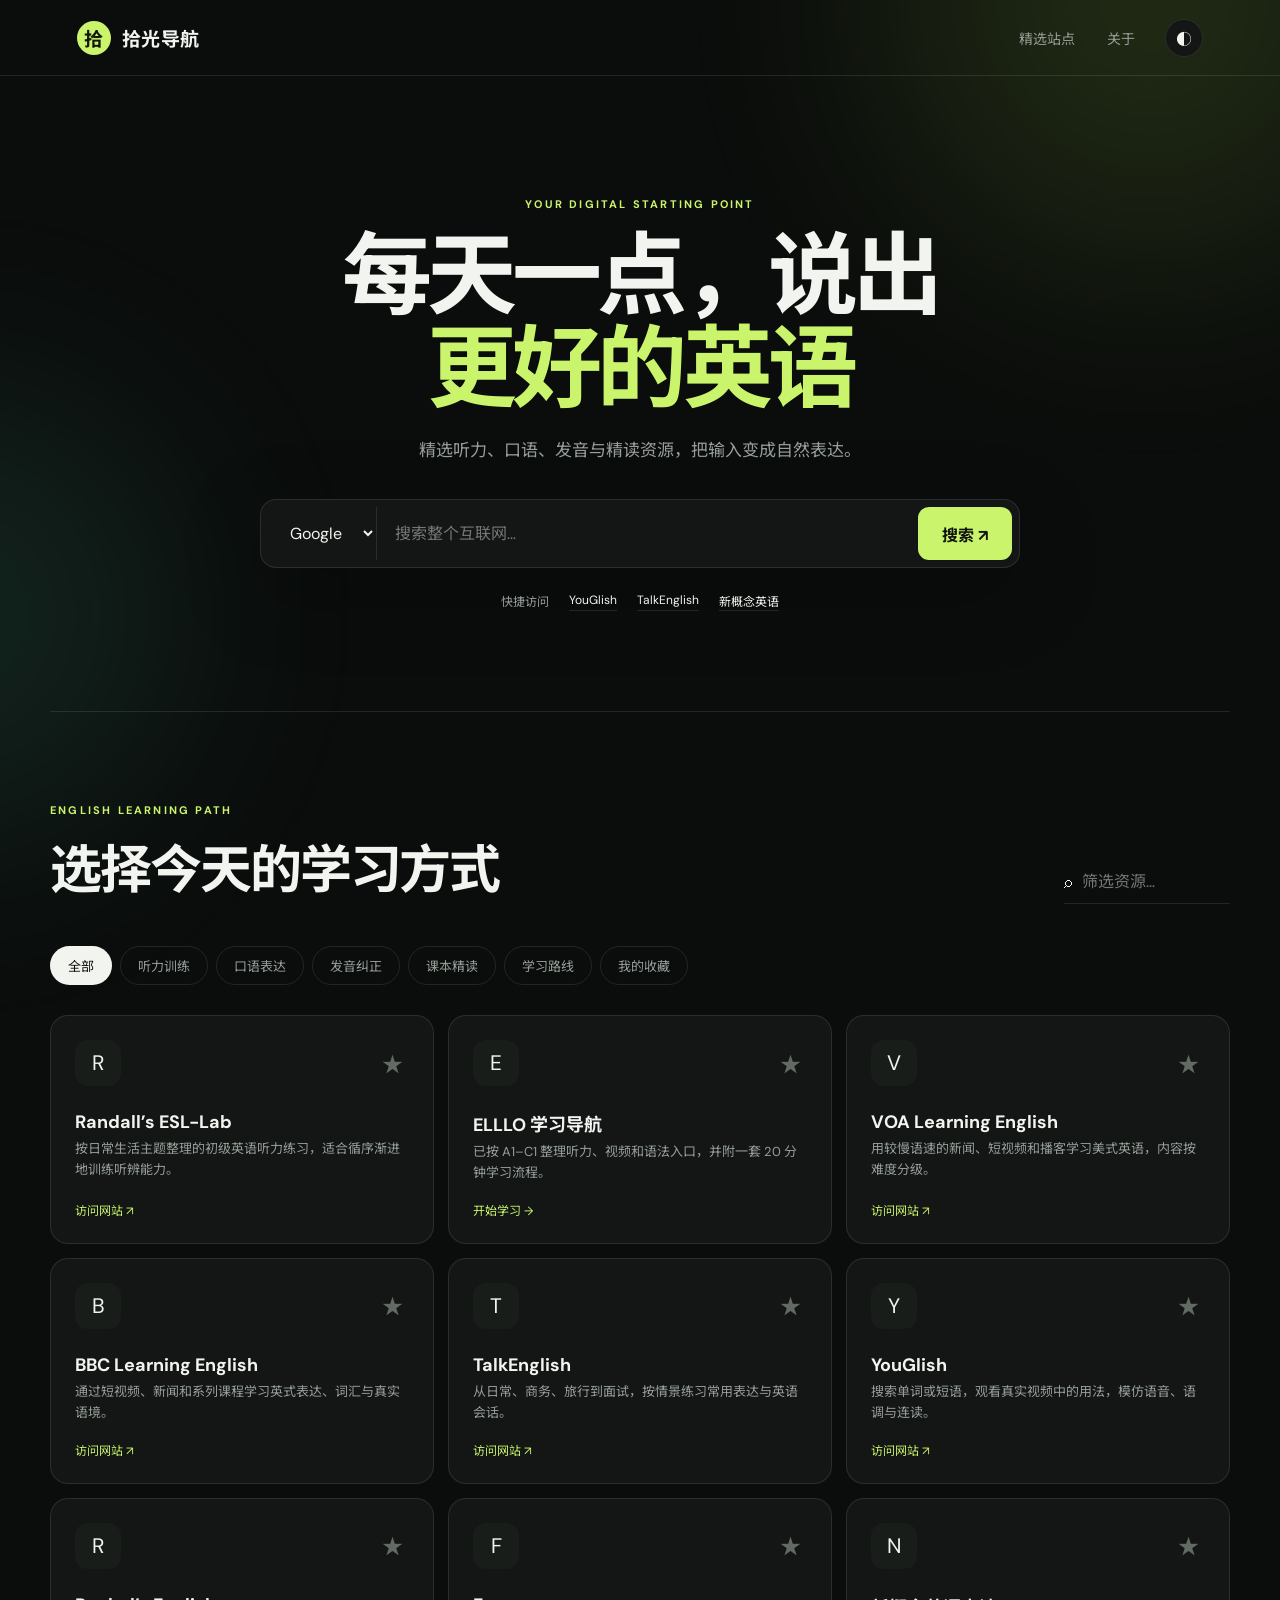
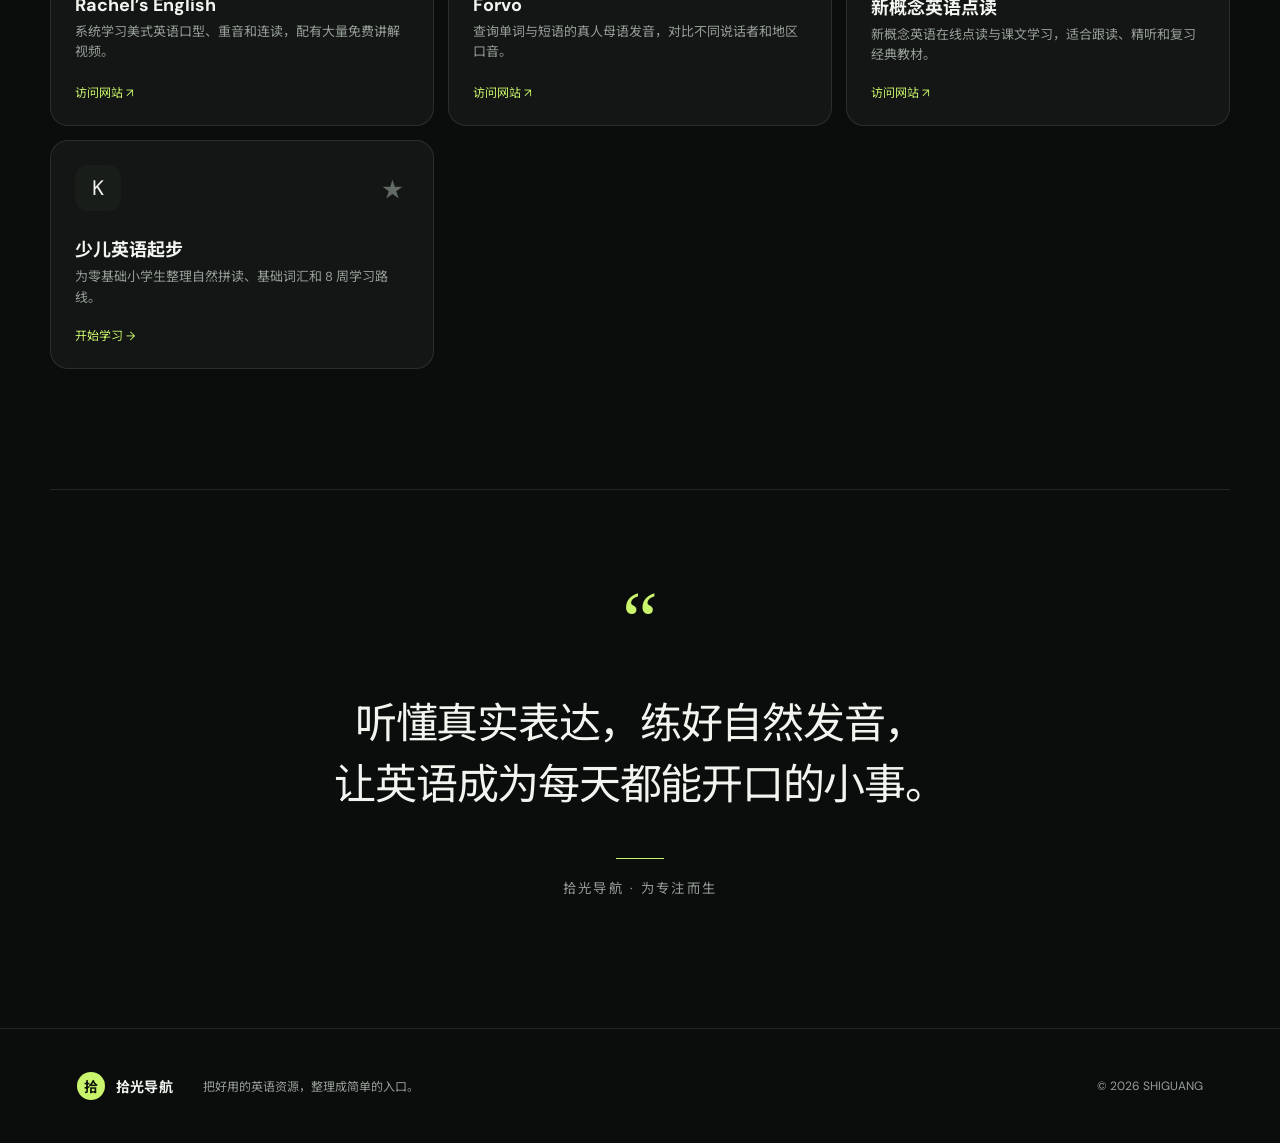
<file: apps/navigation/index.html>
<!doctype html>
<html lang="zh-CN">
<head>
  <meta charset="utf-8">
  <meta name="viewport" content="width=device-width,initial-scale=1">
  <meta name="description" content="精选英语听力、口语、发音与课本精读资源。">
  <title>拾光导航</title>
  <link rel="preconnect" href="https://fonts.googleapis.com">
  <link rel="preconnect" href="https://fonts.gstatic.com" crossorigin>
  <link href="https://fonts.googleapis.com/css2?family=DM+Sans:wght@400;500;600;700&family=Noto+Sans+SC:wght@400;500;600;700&display=swap" rel="stylesheet">
  <link rel="stylesheet" href="styles.css">
</head>
<body>
  <div class="aurora aurora-one"></div><div class="aurora aurora-two"></div>
  <header class="topbar">
    <a class="brand" href="#top" aria-label="拾光导航首页"><span>拾</span>拾光导航</a>
    <nav aria-label="页面导航"><a href="#sites">精选站点</a><a href="#about">关于</a></nav>
    <button class="theme-toggle" id="themeToggle" aria-label="切换明暗主题">◐</button>
  </header>

  <main id="top">
    <section class="hero">
      <p class="eyebrow">YOUR DIGITAL STARTING POINT</p>
      <h1>每天一点，说出<br><em>更好的英语</em></h1>
      <p class="intro">精选听力、口语、发音与精读资源，把输入变成自然表达。</p>
      <form class="search-box" id="webSearch" role="search">
        <select id="searchEngine" aria-label="搜索引擎"><option value="https://www.google.com/search?q=">Google</option><option value="https://www.baidu.com/s?wd=">百度</option><option value="https://www.bing.com/search?q=">Bing</option></select>
        <input id="searchInput" type="search" placeholder="搜索整个互联网…" autocomplete="off" aria-label="搜索关键词">
        <button type="submit">搜索 <span>↗</span></button>
      </form>
      <div class="quick-links"><span>快捷访问</span><a href="https://youglish.com/" target="_blank">YouGlish</a><a href="https://www.talkenglish.com/" target="_blank">TalkEnglish</a><a href="https://nce.ichochy.com" target="_blank">新概念英语</a></div>
    </section>

    <section class="directory" id="sites">
      <div class="section-head"><div><p class="eyebrow">ENGLISH LEARNING PATH</p><h2>选择今天的学习方式</h2></div><label class="filter-search"><span>⌕</span><input id="siteSearch" type="search" placeholder="筛选资源…" aria-label="筛选资源"></label></div>
      <div class="tabs" id="tabs" role="tablist"></div>
      <div class="site-grid" id="siteGrid"></div>
      <p class="empty" id="empty">没有找到匹配的站点，换个关键词试试。</p>
    </section>

    <section class="manifesto" id="about">
      <span class="quote">“</span>
      <p>听懂真实表达，练好自然发音，<br>让英语成为每天都能开口的小事。</p>
      <div class="rule"></div><small>拾光导航 · 为专注而生</small>
    </section>
  </main>
  <footer><a class="brand mini" href="#top"><span>拾</span>拾光导航</a><p>把好用的英语资源，整理成简单的入口。</p><span>© 2026 SHIGUANG</span></footer>
  <script src="app.js"></script>
</body>
</html>
</file>
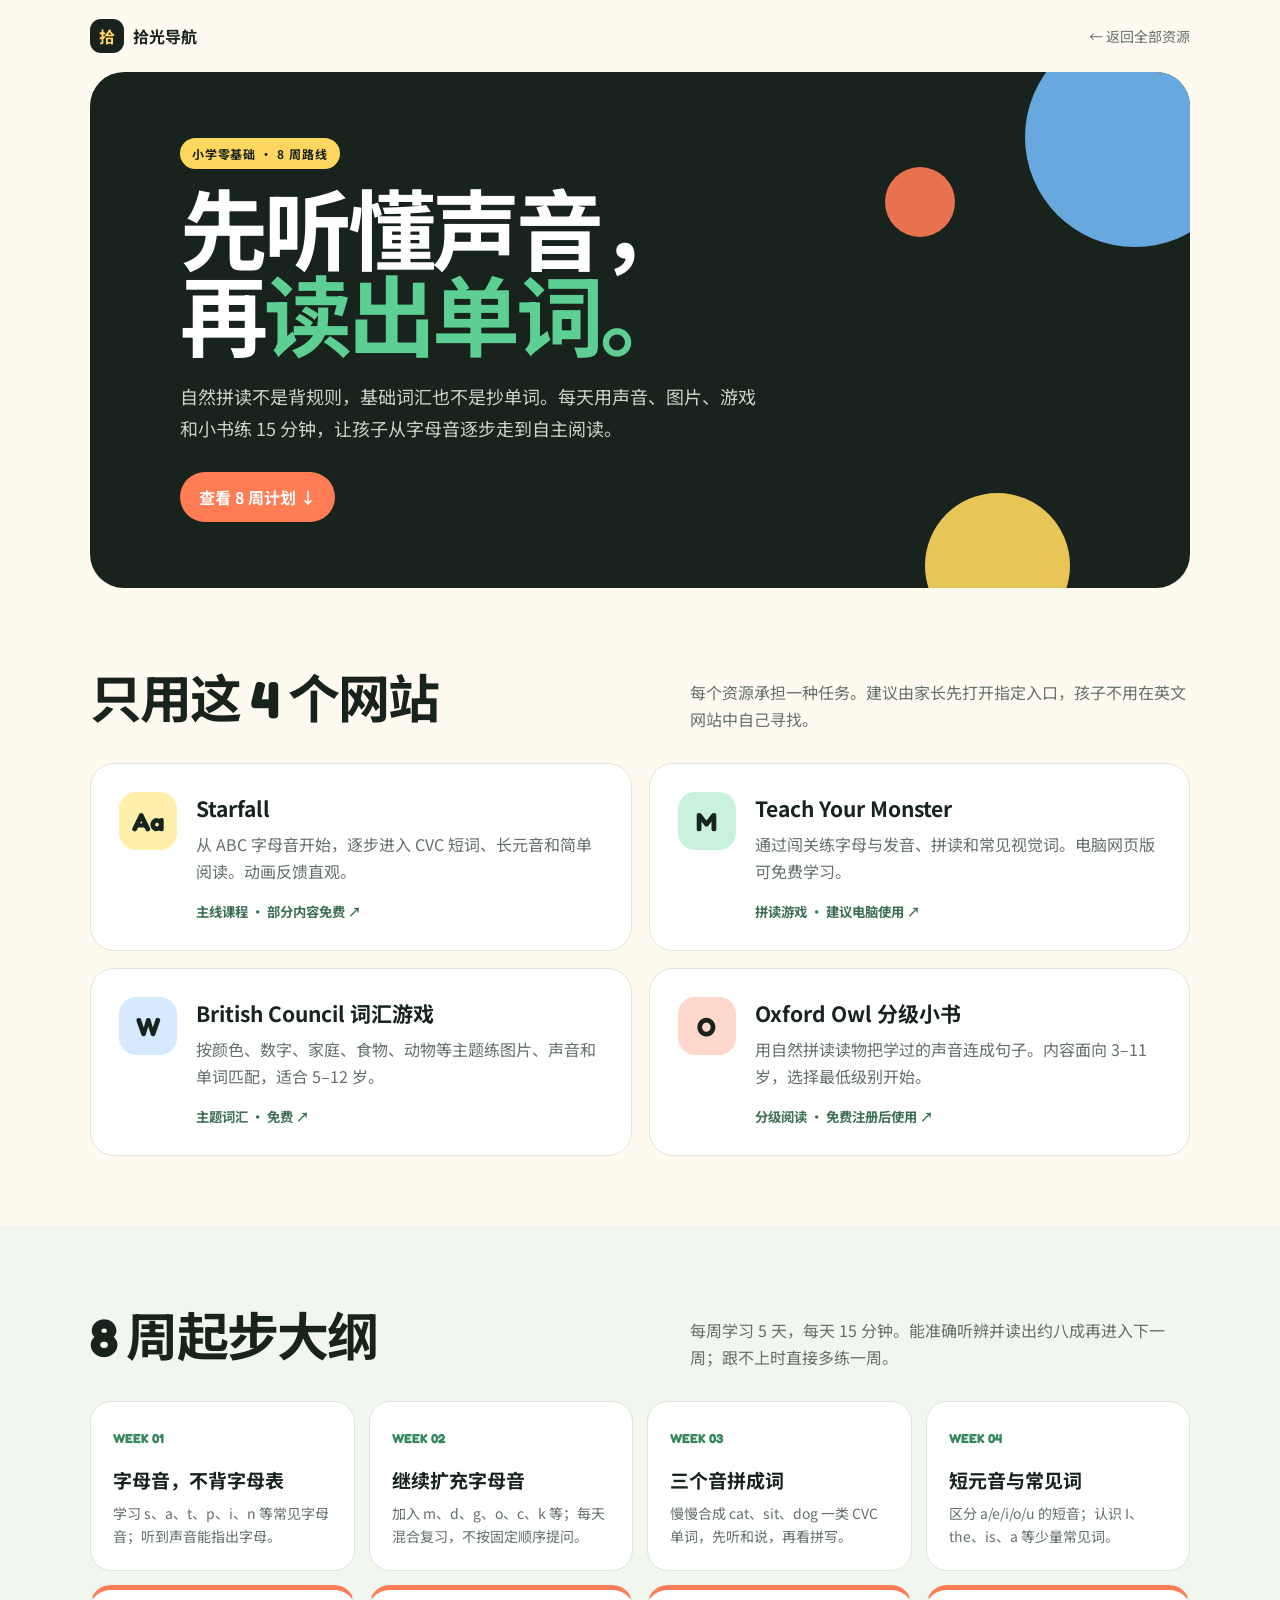
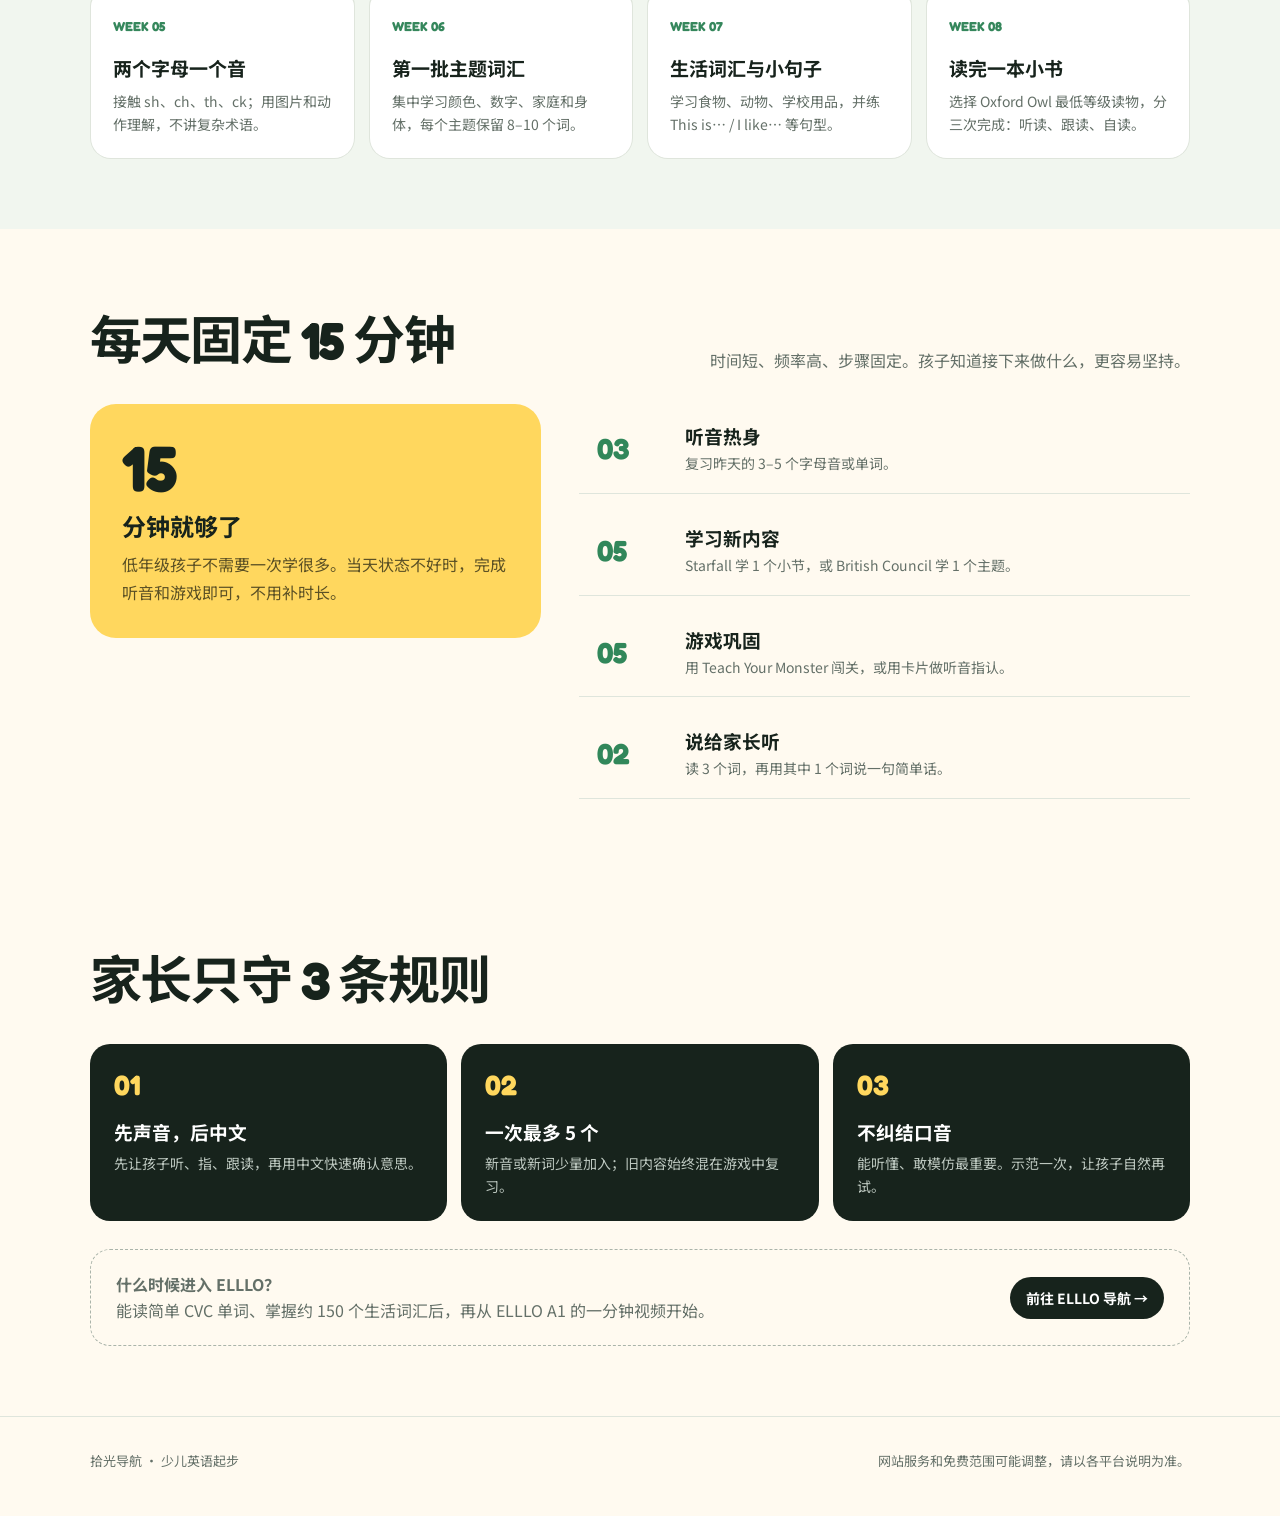
<file: apps/navigation/kids/index.html>
<!doctype html>
<html lang="zh-CN">
<head>
  <meta charset="utf-8">
  <meta name="viewport" content="width=device-width,initial-scale=1">
  <meta name="description" content="面向零基础小学生的自然拼读、基础词汇网站和八周学习计划。">
  <title>少儿英语起步 · 拾光导航</title>
  <link rel="preconnect" href="https://fonts.googleapis.com">
  <link rel="preconnect" href="https://fonts.gstatic.com" crossorigin>
  <link href="https://fonts.googleapis.com/css2?family=Fredoka:wght@500;600;700&family=Noto+Sans+SC:wght@400;500;600;700&display=swap" rel="stylesheet">
  <style>
    :root{--ink:#17231c;--muted:#647068;--cream:#fffaf0;--orange:#ff7c55;--yellow:#ffd75e;--green:#5ecf92;--blue:#70b7f4;--line:#dfe5dc}*{box-sizing:border-box}html{scroll-behavior:smooth}body{margin:0;background:var(--cream);color:var(--ink);font-family:"Noto Sans SC",sans-serif}a{color:inherit}.wrap{width:min(1100px,calc(100% - 36px));margin:auto}.top{height:72px;display:flex;align-items:center;justify-content:space-between}.brand{text-decoration:none;font-weight:700}.brand b{display:inline-grid;place-items:center;width:34px;height:34px;border-radius:11px;background:var(--ink);color:var(--yellow);margin-right:9px}.back{font-size:14px;text-decoration:none;color:var(--muted)}.hero{position:relative;overflow:hidden;border-radius:34px;background:var(--ink);color:white;padding:66px 7%;min-height:470px;display:flex;align-items:center}.hero-copy{position:relative;z-index:2;max-width:700px}.tag{display:inline-block;padding:7px 12px;border-radius:99px;background:var(--yellow);color:var(--ink);font-size:12px;font-weight:700;letter-spacing:.08em}.hero h1{font-family:"Fredoka","Noto Sans SC",sans-serif;font-size:clamp(48px,8vw,88px);line-height:.98;letter-spacing:-.045em;margin:20px 0}.hero h1 em{font-style:normal;color:var(--green)}.hero p{font-size:18px;line-height:1.75;color:#c8d4cc;max-width:580px}.hero .start{display:inline-flex;margin-top:10px;padding:13px 19px;border-radius:99px;background:var(--orange);color:white;text-decoration:none;font-weight:700}.bubble{position:absolute;border-radius:50%;opacity:.9}.b1{width:220px;height:220px;background:var(--blue);right:-55px;top:-45px}.b2{width:145px;height:145px;background:var(--yellow);right:120px;bottom:-50px}.b3{width:70px;height:70px;background:var(--orange);right:235px;top:95px}.section{padding:70px 0}.section-head{display:flex;align-items:end;justify-content:space-between;gap:30px;margin-bottom:30px}.section h2{font-family:"Fredoka","Noto Sans SC",sans-serif;font-size:clamp(34px,5vw,52px);letter-spacing:-.035em;margin:0}.section-head p{max-width:500px;color:var(--muted);line-height:1.7;margin:0}.resource-grid{display:grid;grid-template-columns:repeat(2,1fr);gap:17px}.resource{padding:28px;border:1px solid var(--line);background:white;border-radius:24px;text-decoration:none;display:grid;grid-template-columns:58px 1fr;gap:19px;transition:.2s}.resource:hover{transform:translateY(-3px);box-shadow:0 14px 35px rgba(23,35,28,.08)}.icon{width:58px;height:58px;border-radius:17px;display:grid;place-items:center;font-family:"Fredoka";font-size:26px;font-weight:700}.resource:nth-child(1) .icon{background:#fff0ab}.resource:nth-child(2) .icon{background:#c8f2dc}.resource:nth-child(3) .icon{background:#d5eaff}.resource:nth-child(4) .icon{background:#ffd8cc}.resource h3{font-size:21px;margin:1px 0 8px}.resource p{color:var(--muted);line-height:1.65;margin:0 0 14px}.resource small{font-weight:700;color:#3d6f54}.plan{background:#f1f6ef}.weeks{display:grid;grid-template-columns:repeat(4,1fr);gap:14px}.week{background:white;border:1px solid var(--line);border-radius:21px;padding:22px}.week .number{font-family:"Fredoka";font-size:13px;font-weight:700;color:#35875c}.week h3{font-size:19px;margin:18px 0 9px}.week p{font-size:14px;line-height:1.65;color:var(--muted);margin:0}.week:nth-child(5),.week:nth-child(6),.week:nth-child(7),.week:nth-child(8){border-top:5px solid var(--orange)}.daily{display:grid;grid-template-columns:.85fr 1.15fr;gap:38px;align-items:start}.daily-note{background:var(--yellow);border-radius:26px;padding:32px}.daily-note strong{font-family:"Fredoka";font-size:64px;line-height:1}.daily-note h3{margin:8px 0;font-size:24px}.daily-note p{margin:0;line-height:1.7;color:#5c5125}.routine{display:grid;gap:12px}.step{display:grid;grid-template-columns:70px 1fr;gap:18px;align-items:center;padding:18px;border-bottom:1px solid var(--line)}.step b{font-family:"Fredoka";font-size:29px;color:#31875a}.step h3{margin:0 0 4px}.step p{margin:0;color:var(--muted);font-size:14px;line-height:1.55}.rules{display:grid;grid-template-columns:repeat(3,1fr);gap:14px}.rule{padding:24px;border-radius:20px;background:var(--ink);color:white}.rule b{color:var(--yellow);font-family:"Fredoka";font-size:28px}.rule h3{margin:16px 0 7px}.rule p{margin:0;color:#bdc8c0;line-height:1.6;font-size:14px}.elllo{margin-top:28px;padding:22px 25px;border-radius:20px;border:1px dashed #aab4aa;display:flex;align-items:center;justify-content:space-between;gap:20px}.elllo p{margin:0;color:var(--muted);line-height:1.6}.elllo a{flex:none;padding:11px 16px;border-radius:99px;background:var(--ink);color:white;text-decoration:none;font-weight:700;font-size:14px}footer{border-top:1px solid var(--line);padding:34px 0 46px;color:var(--muted);font-size:13px}.foot{display:flex;justify-content:space-between;gap:20px}@media(max-width:800px){.resource-grid,.weeks,.rules{grid-template-columns:1fr 1fr}.daily{grid-template-columns:1fr}.section-head{display:block}.section-head p{margin-top:10px}}@media(max-width:560px){.wrap{width:calc(100% - 26px)}.hero{min-height:500px;padding:42px 25px;align-items:start}.hero h1{font-size:49px}.b1{width:150px;height:150px}.b3{display:none}.resource-grid,.weeks,.rules{grid-template-columns:1fr}.resource{grid-template-columns:48px 1fr;padding:21px}.icon{width:48px;height:48px}.section{padding:52px 0}.elllo,.foot{display:block}.elllo a{display:inline-block;margin-top:15px}}
  </style>
</head>
<body>
  <header class="top wrap"><a class="brand" href="/"><b>拾</b>拾光导航</a><a class="back" href="/">← 返回全部资源</a></header>
  <main>
    <section class="hero wrap"><div class="bubble b1"></div><div class="bubble b2"></div><div class="bubble b3"></div><div class="hero-copy"><span class="tag">小学零基础 · 8 周路线</span><h1>先听懂声音，<br>再<em>读出单词。</em></h1><p>自然拼读不是背规则，基础词汇也不是抄单词。每天用声音、图片、游戏和小书练 15 分钟，让孩子从字母音逐步走到自主阅读。</p><a class="start" href="#plan">查看 8 周计划 ↓</a></div></section>

    <section class="section"><div class="wrap"><div class="section-head"><h2>只用这 4 个网站</h2><p>每个资源承担一种任务。建议由家长先打开指定入口，孩子不用在英文网站中自己寻找。</p></div><div class="resource-grid">
      <a class="resource" href="https://www.starfall.com/h/" target="_blank" rel="noopener"><span class="icon">Aa</span><div><h3>Starfall</h3><p>从 ABC 字母音开始，逐步进入 CVC 短词、长元音和简单阅读。动画反馈直观。</p><small>主线课程 · 部分内容免费 ↗</small></div></a>
      <a class="resource" href="https://www.teachyourmonster.org/teachyourmonstertoread" target="_blank" rel="noopener"><span class="icon">M</span><div><h3>Teach Your Monster</h3><p>通过闯关练字母与发音、拼读和常见视觉词。电脑网页版可免费学习。</p><small>拼读游戏 · 建议电脑使用 ↗</small></div></a>
      <a class="resource" href="https://learnenglishkids.britishcouncil.org/grammar-vocabulary/word-games" target="_blank" rel="noopener"><span class="icon">W</span><div><h3>British Council 词汇游戏</h3><p>按颜色、数字、家庭、食物、动物等主题练图片、声音和单词匹配，适合 5–12 岁。</p><small>主题词汇 · 免费 ↗</small></div></a>
      <a class="resource" href="https://home.oxfordowl.co.uk/reading/free-ebooks/" target="_blank" rel="noopener"><span class="icon">O</span><div><h3>Oxford Owl 分级小书</h3><p>用自然拼读读物把学过的声音连成句子。内容面向 3–11 岁，选择最低级别开始。</p><small>分级阅读 · 免费注册后使用 ↗</small></div></a>
    </div></div></section>

    <section class="section plan" id="plan"><div class="wrap"><div class="section-head"><h2>8 周起步大纲</h2><p>每周学习 5 天，每天 15 分钟。能准确听辨并读出约八成再进入下一周；跟不上时直接多练一周。</p></div><div class="weeks">
      <article class="week"><span class="number">WEEK 01</span><h3>字母音，不背字母表</h3><p>学习 s、a、t、p、i、n 等常见字母音；听到声音能指出字母。</p></article>
      <article class="week"><span class="number">WEEK 02</span><h3>继续扩充字母音</h3><p>加入 m、d、g、o、c、k 等；每天混合复习，不按固定顺序提问。</p></article>
      <article class="week"><span class="number">WEEK 03</span><h3>三个音拼成词</h3><p>慢慢合成 cat、sit、dog 一类 CVC 单词，先听和说，再看拼写。</p></article>
      <article class="week"><span class="number">WEEK 04</span><h3>短元音与常见词</h3><p>区分 a/e/i/o/u 的短音；认识 I、the、is、a 等少量常见词。</p></article>
      <article class="week"><span class="number">WEEK 05</span><h3>两个字母一个音</h3><p>接触 sh、ch、th、ck；用图片和动作理解，不讲复杂术语。</p></article>
      <article class="week"><span class="number">WEEK 06</span><h3>第一批主题词汇</h3><p>集中学习颜色、数字、家庭和身体，每个主题保留 8–10 个词。</p></article>
      <article class="week"><span class="number">WEEK 07</span><h3>生活词汇与小句子</h3><p>学习食物、动物、学校用品，并练 This is… / I like… 等句型。</p></article>
      <article class="week"><span class="number">WEEK 08</span><h3>读完一本小书</h3><p>选择 Oxford Owl 最低等级读物，分三次完成：听读、跟读、自读。</p></article>
    </div></div></section>

    <section class="section"><div class="wrap"><div class="section-head"><h2>每天固定 15 分钟</h2><p>时间短、频率高、步骤固定。孩子知道接下来做什么，更容易坚持。</p></div><div class="daily"><aside class="daily-note"><strong>15</strong><h3>分钟就够了</h3><p>低年级孩子不需要一次学很多。当天状态不好时，完成听音和游戏即可，不用补时长。</p></aside><div class="routine"><div class="step"><b>03</b><div><h3>听音热身</h3><p>复习昨天的 3–5 个字母音或单词。</p></div></div><div class="step"><b>05</b><div><h3>学习新内容</h3><p>Starfall 学 1 个小节，或 British Council 学 1 个主题。</p></div></div><div class="step"><b>05</b><div><h3>游戏巩固</h3><p>用 Teach Your Monster 闯关，或用卡片做听音指认。</p></div></div><div class="step"><b>02</b><div><h3>说给家长听</h3><p>读 3 个词，再用其中 1 个词说一句简单话。</p></div></div></div></div></div></section>

    <section class="section"><div class="wrap"><div class="section-head"><h2>家长只守 3 条规则</h2></div><div class="rules"><article class="rule"><b>01</b><h3>先声音，后中文</h3><p>先让孩子听、指、跟读，再用中文快速确认意思。</p></article><article class="rule"><b>02</b><h3>一次最多 5 个</h3><p>新音或新词少量加入；旧内容始终混在游戏中复习。</p></article><article class="rule"><b>03</b><h3>不纠结口音</h3><p>能听懂、敢模仿最重要。示范一次，让孩子自然再试。</p></article></div><div class="elllo"><p><strong>什么时候进入 ELLLO？</strong><br>能读简单 CVC 单词、掌握约 150 个生活词汇后，再从 ELLLO A1 的一分钟视频开始。</p><a href="/elllo/">前往 ELLLO 导航 →</a></div></div></section>
  </main>
  <footer><div class="wrap foot"><span>拾光导航 · 少儿英语起步</span><span>网站服务和免费范围可能调整，请以各平台说明为准。</span></div></footer>
</body>
</html>
</file>
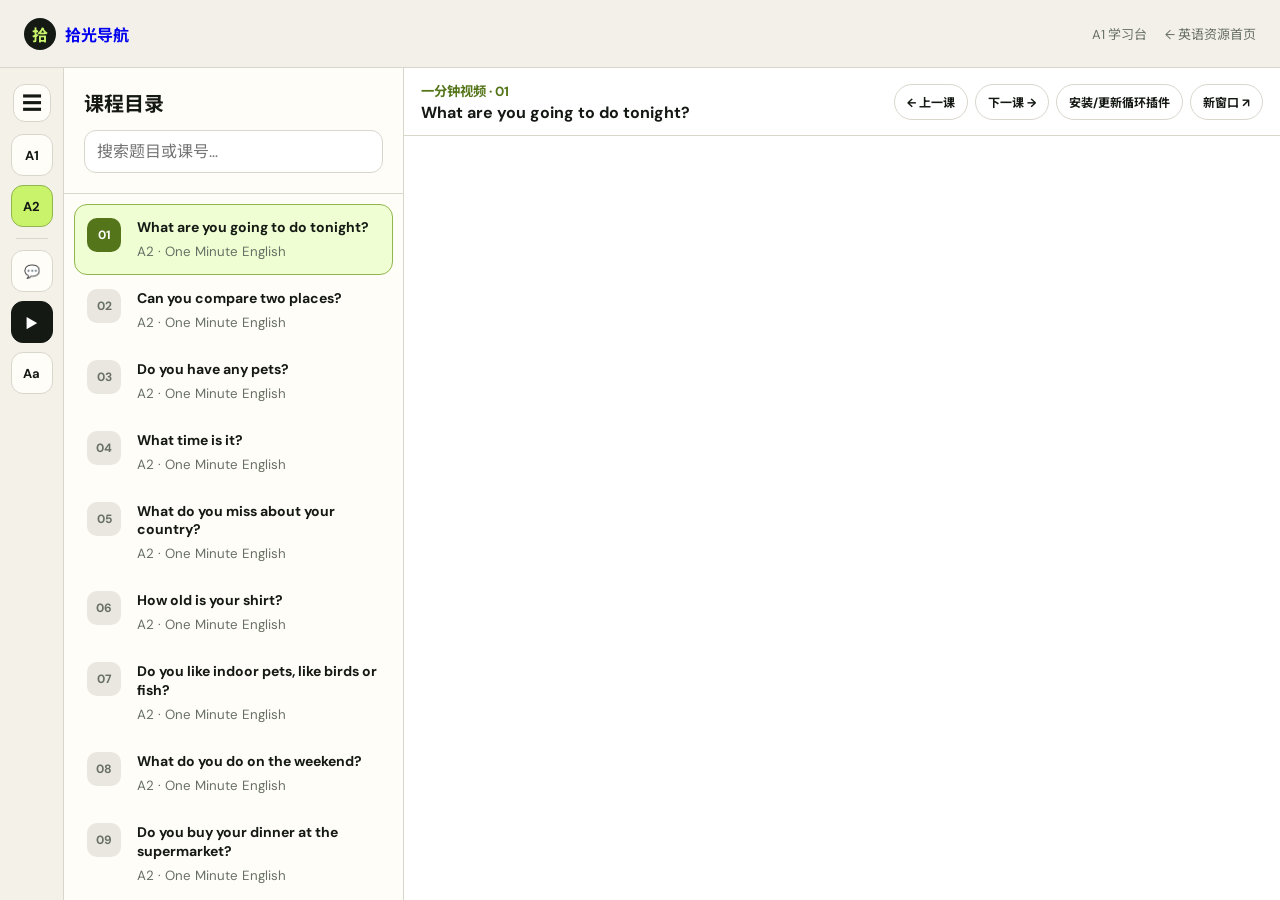
<file: platforms/elllo/learning-hub/index.html>
<!doctype html>
<html lang="zh-CN">
<head>
  <meta charset="utf-8">
  <meta name="viewport" content="width=device-width,initial-scale=1">
  <meta name="description" content="ELLLO A2 自然对话、一分钟视频和语法对话综合学习台。">
  <title>A2 综合学习台 · 拾光导航</title>
  <link rel="preconnect" href="https://fonts.googleapis.com">
  <link rel="preconnect" href="https://fonts.gstatic.com" crossorigin>
  <link href="https://fonts.googleapis.com/css2?family=DM+Sans:wght@400;500;600;700&family=Noto+Sans+SC:wght@400;500;600;700&display=swap" rel="stylesheet">
  <style>
    :root{--ink:#151914;--muted:#687065;--paper:#f4f1e9;--panel:#fffdf8;--lime:#c9f36b;--line:#d9d6cc;--green:#54751a}*{box-sizing:border-box}html,body{height:100%}body{margin:0;background:var(--paper);color:var(--ink);font-family:"DM Sans","Noto Sans SC",sans-serif;overflow:hidden}button,input{font:inherit}.topbar{height:68px;padding:0 24px;display:flex;align-items:center;justify-content:space-between;border-bottom:1px solid var(--line);background:rgba(244,241,233,.95)}.brand{font-weight:700;text-decoration:none}.brand b{display:inline-grid;place-items:center;width:32px;height:32px;margin-right:9px;border-radius:50%;background:var(--ink);color:var(--lime)}.topbar nav{display:flex;gap:18px}.topbar nav a{font-size:13px;color:var(--muted);text-decoration:none}.app{height:calc(100vh - 68px);display:grid;grid-template-columns:220px 340px minmax(480px,1fr)}.rail,.catalog,.viewer{min-width:0;min-height:0}.rail{padding:28px 22px;border-right:1px solid var(--line);display:flex;flex-direction:column}.eyebrow{font-size:11px;font-weight:700;letter-spacing:.15em;color:var(--green)}.rail h1{font-size:31px;line-height:1.08;letter-spacing:-.04em;margin:10px 0 12px}.rail p{font-size:14px;line-height:1.65;color:var(--muted);margin:0}.types{display:grid;gap:7px;margin-top:20px}.type{border:1px solid var(--line);border-radius:10px;padding:9px 10px;background:var(--panel);text-align:left;font-weight:700;cursor:pointer}.type:hover,.type.active{background:var(--ink);color:white;border-color:var(--ink)}.stat{margin-top:14px;padding:16px;border-radius:17px;background:var(--lime)}.stat strong{display:block;font-size:28px}.stat span{font-size:12px;font-weight:700}.tips{margin-top:auto;padding-top:25px}.tips h2{font-size:14px;margin:0 0 10px}.tips ol{margin:0;padding-left:19px;color:var(--muted);font-size:12px;line-height:1.8}.catalog{display:flex;flex-direction:column;border-right:1px solid var(--line);background:var(--panel)}.catalog-head{padding:20px;border-bottom:1px solid var(--line)}.catalog-head h2{font-size:20px;margin:0 0 13px}.search{width:100%;border:1px solid var(--line);border-radius:12px;padding:10px 12px;background:white;outline:none}.search:focus{border-color:#84a948;box-shadow:0 0 0 3px rgba(132,169,72,.12)}.lesson-list{overflow:auto;padding:10px}.lesson{width:100%;display:grid;grid-template-columns:40px 1fr;gap:10px;padding:13px 12px;border:1px solid transparent;border-radius:13px;background:transparent;text-align:left;cursor:pointer;color:var(--ink)}.lesson:hover{background:#f3f6ec}.lesson.active{background:#efffd3;border-color:#91b64e}.lesson .num{width:34px;height:34px;display:grid;place-items:center;border-radius:10px;background:#e9e7df;color:var(--muted);font-weight:700;font-size:12px}.lesson.active .num{background:var(--green);color:white}.lesson strong{display:block;font-size:14px;line-height:1.35;margin-bottom:3px}.lesson small{color:var(--muted)}.empty{padding:30px 15px;text-align:center;color:var(--muted)}.viewer{display:flex;flex-direction:column;background:white}.viewer-head{height:68px;padding:10px 17px;display:flex;align-items:center;justify-content:space-between;gap:16px;border-bottom:1px solid var(--line)}.now{min-width:0}.now small{display:block;color:var(--green);font-weight:700;margin-bottom:2px}.now strong{display:block;white-space:nowrap;overflow:hidden;text-overflow:ellipsis}.controls{display:flex;gap:7px;flex:none}.controls button,.controls a{border:1px solid var(--line);background:white;border-radius:999px;padding:8px 12px;color:var(--ink);font-size:12px;font-weight:700;text-decoration:none;cursor:pointer}.controls button:hover,.controls a:hover{background:var(--lime)}iframe{display:block;width:100%;height:calc(100% - 68px);border:0;background:white}.mobile-catalog{display:none}@media(max-width:980px){body{overflow:auto}.app{height:auto;min-height:calc(100vh - 68px);grid-template-columns:200px minmax(280px,1fr)}.viewer{grid-column:1/-1;height:760px;border-top:1px solid var(--line)}.tips{display:none}}@media(max-width:620px){.topbar{padding:0 14px}.topbar nav a:first-child{display:none}.app{display:block}.rail{padding:22px 16px;border-right:0}.rail h1{font-size:27px}.stat{display:inline-block;margin-top:15px}.catalog{height:330px;border-right:0;border-top:1px solid var(--line)}.catalog-head{padding:14px 16px}.lesson-list{padding:8px}.viewer{height:690px}.viewer-head{height:auto;min-height:68px;align-items:flex-start}.controls button{display:none}iframe{height:calc(100% - 78px)}}
  </style>
  <style>.level-switch{display:grid;grid-template-columns:1fr 1fr;gap:7px;margin-top:20px}.level-switch a{padding:9px 10px;border:1px solid var(--line);border-radius:999px;text-align:center;text-decoration:none;font-size:13px;font-weight:700}.level-switch a:hover,.level-switch a.active{background:var(--lime);border-color:#91b64e;color:var(--ink)}.app{transition:grid-template-columns .2s ease}.rail{position:relative}.rail-toggle{position:absolute;top:14px;right:12px;width:38px;height:38px;border:1px solid var(--line);border-radius:12px;background:var(--panel);color:var(--ink);font-size:20px;line-height:1;cursor:pointer;z-index:2}.rail-toggle:hover{background:var(--lime);border-color:#91b64e}.rail-collapsed .app{grid-template-columns:64px 340px minmax(480px,1fr)}.rail-collapsed .rail{padding:0;align-items:center}.rail-collapsed .rail>div{display:none}.rail-collapsed .rail-toggle{position:static;margin-top:16px}@media(max-width:620px){.rail-toggle{display:none}.rail-collapsed .app{display:block}.rail-collapsed .rail{padding:22px 16px;align-items:stretch}.rail-collapsed .rail>div{display:block}}</style>
  <style>@media(max-width:980px) and (min-width:621px){.rail-collapsed .app{grid-template-columns:64px minmax(280px,1fr)}}.rail-icons{display:none}.rail-collapsed .rail-icons{display:flex;flex-direction:column;align-items:center;gap:9px;margin-top:12px}.rail-icon{width:42px;height:42px;display:grid;place-items:center;border:1px solid var(--line);border-radius:12px;background:var(--panel);color:var(--ink);text-decoration:none;font-size:13px;font-weight:700;cursor:pointer}.rail-icon:hover,.rail-icon.active{background:var(--lime);border-color:#91b64e}.rail-icon.type-icon.active{background:var(--ink);border-color:var(--ink);color:white}.rail-icon-divider{width:32px;border-top:1px solid var(--line);margin:2px 0}@media(max-width:620px){.rail-collapsed .rail-icons{display:none}}</style>
</head>
<body class="rail-collapsed">
  <header class="topbar"><a class="brand" href="/"><b>拾</b>拾光导航</a><nav><a href="/elllo/a1-video/">A1 学习台</a><a href="/">← 英语资源首页</a></nav></header>
  <main class="app">
    <aside class="rail"><button class="rail-toggle" id="railToggle" type="button" aria-label="收起菜单" aria-expanded="true">☰</button><nav class="rail-icons" aria-label="快捷菜单"><a class="rail-icon" href="/elllo/a1-video/" title="A1 入门">A1</a><a class="rail-icon active" href="/elllo/" title="A2 基础">A2</a><span class="rail-icon-divider"></span><button class="rail-icon type-icon" type="button" data-rail-type="views" title="自然对话">💬</button><button class="rail-icon type-icon" type="button" data-rail-type="video" title="一分钟视频">▶</button><button class="rail-icon type-icon" type="button" data-rail-type="book" title="语法对话">Aa</button></nav><div><div class="eyebrow">ELLLO · LEVEL A2</div><h1>A2 综合<br>学习台</h1><p>先切换等级，再选择课程类型。</p><div class="level-switch" aria-label="切换英语等级"><a href="/elllo/a1-video/">A1 入门</a><a class="active" href="/elllo/">A2 基础</a></div><div class="types" id="types"><button class="type" data-type="views">自然对话</button><button class="type active" data-type="video">一分钟视频</button><button class="type" data-type="book">语法对话</button></div><div class="stat"><strong id="lessonCount">50</strong><span id="typeName">一分钟视频</span></div></div><div class="tips"><h2>每课建议</h2><ol><li>不看文本先听一遍</li><li>对照文本找关键词</li><li>逐句模仿三遍</li><li>用一句话复述</li></ol></div></aside>
    <section class="catalog"><div class="catalog-head"><h2>课程目录</h2><input class="search" id="search" type="search" placeholder="搜索题目或课号…" aria-label="搜索课程"></div><div class="lesson-list" id="lessonList"></div></section>
    <section class="viewer"><div class="viewer-head"><div class="now"><small id="lessonNumber">一分钟视频 · 01</small><strong id="lessonTitle">What are you going to do tonight?</strong></div><div class="controls"><button id="previous" type="button">← 上一课</button><button id="next" type="button">下一课 →</button><a href="/elllo/elllo-loop.user.js" target="_blank">安装/更新循环插件</a><a id="external" href="https://elllo.org/video/A2BEG/A2-001-BILLIE%20-WHAT-GOING-DO-TONIGHT.htm" target="_blank" rel="noopener">新窗口 ↗</a></div></div><iframe id="lessonFrame" src="https://elllo.org/video/A2BEG/A2-001-BILLIE%20-WHAT-GOING-DO-TONIGHT.htm" title="ELLLO A2 Lesson 1" allow="autoplay; fullscreen" referrerpolicy="strict-origin-when-cross-origin"></iframe></section>
  </main>
  <script>
    const groups={views:[{"n":1,"title":"Keeping up with Family","url":"https://elllo.org/english/1551/1560-Shantel-Object-Pronouns-Family.htm"},{"n":2,"title":"Guess the Celebrity","url":"https://elllo.org/english/1551/1559-Shantel-SubjectPronoun-Celebrities.htm"},{"n":3,"title":"Days of the week","url":"https://elllo.org/english/1551/1558-Meg-Days-of-Week.htm"},{"n":4,"title":"My Hometown","url":"https://elllo.org/english/1551/1557-Meg-Adjectives-Cities.htm"},{"n":5,"title":"My Family","url":"https://elllo.org/english/1551/1556-Katie-Third-Person-Habits-Family.htm"},{"n":6,"title":"Do you cook much?","url":"https://elllo.org/english/1551/1555-DanielHana-YNQs-Cooking.htm"},{"n":7,"title":"What is a typical day for you?","url":"https://elllo.org/english/1551/1554-Nat-Verbs-Schedule.htm"},{"n":8,"title":"Likes and Favorites","url":"https://elllo.org/english/1551/1553-Natalie-Likes-Favorites.htm"},{"n":9,"title":"Colors!","url":"https://elllo.org/english/1551/1552-Meg-Be-Verbs-Colors.htm"},{"n":10,"title":"Meet the Teachers","url":"https://elllo.org/english/1551/1551-Aimee-Be-Verbs-Introductions.htm"},{"n":11,"title":"Love it / Hate it","url":"https://elllo.org/english/1501/1504-MegTodd-FreeTime-Gerunds.htm"},{"n":12,"title":"Saving Money","url":"https://elllo.org/english/1501/1503-Abidemi-SavingMoney.htm"},{"n":13,"title":"Pack Rat","url":"https://elllo.org/english/1501/1502-Meg-PackRat-Many-Much.htm"},{"n":14,"title":"At the Mall","url":"https://elllo.org/english/1501/1501-KatieTodd-MallShops-Places.htm"},{"n":15,"title":"My English Town","url":"https://elllo.org/english/1451/1468-Katie-Torquay.htm"},{"n":16,"title":"My English Family","url":"https://elllo.org/english/1451/1467-Katie-Family.htm"},{"n":17,"title":"Vietnam / Myranmar","url":"https://elllo.org/english/1451/1464-AbidemiTodd-SEA2.htm"},{"n":18,"title":"Thailand / Laos","url":"https://elllo.org/english/1451/1463-Abidemi-Todd-SEA1.htm"},{"n":19,"title":"House on Loan","url":"https://elllo.org/english/1451/1460-Katie-RentHouse.htm"},{"n":20,"title":"Have to Move","url":"https://elllo.org/english/1451/1459-MegTodd-HaveToMove.htm"},{"n":21,"title":"More International Test","url":"https://elllo.org/english/1451/1458-KatieTodd-MoreIntenation.htm"},{"n":22,"title":"International Test","url":"https://elllo.org/english/1451/1457-KatieTodd-InternationalTest.htm"},{"n":23,"title":"A typical day","url":"https://elllo.org/english/1451/1452-AimeeTodd-Routines.htm"},{"n":24,"title":"Favorite Foods","url":"https://elllo.org/english/1451/1451-AimeeTodd-Favorites.htm"},{"n":25,"title":"Do you cook much?","url":"https://elllo.org/english/1401/1450-Hana-Daniel-Cooking.htm"},{"n":26,"title":"Eating Healthy","url":"https://elllo.org/english/1401/1446-MegTodd-Health-Vegetables.htm"},{"n":27,"title":"Fruits and Veggies","url":"https://elllo.org/english/1401/1445-MegTodd-Health-Fruits.htm"},{"n":28,"title":"Clothes for Work","url":"https://elllo.org/english/1401/1436-MegTodd-Clothes-Work.htm"},{"n":29,"title":"Clothes by Season","url":"https://elllo.org/english/1401/1435-MegTodd-Clothes-Shopping.htm"},{"n":30,"title":"Animals in the Zoo","url":"https://elllo.org/english/1401/1426-MegTodd-Animals-Zoo.htm"},{"n":31,"title":"Animals on the Farm","url":"https://elllo.org/english/1401/1425-MegTodd-Animals-Farm.htm"},{"n":32,"title":"The Home of ELLLO","url":"https://elllo.org/english/1401/1420-MegTodd-Places-Apartment.htm"},{"n":33,"title":"Meg's Place","url":"https://elllo.org/english/1401/1419-MegTodd-Places-House.htm"},{"n":34,"title":"20 Years Abroad","url":"https://elllo.org/english/1401/1406-MegTodd-Travel-Thailand.htm"},{"n":35,"title":"Meg's Travels","url":"https://elllo.org/english/1401/1405-MegTodd-Travel-Spain.htm"},{"n":36,"title":"Disc Golf","url":"https://elllo.org/english/1401/1402-John-Golf.htm"},{"n":37,"title":"Soup for Supper","url":"https://elllo.org/english/1351/T1354-TS-Soup.htm"},{"n":38,"title":"City Superlatives","url":"https://elllo.org/english/1351/T1353-TS-SanFranciscoSuperlatives.htm"},{"n":39,"title":"City Down Under","url":"https://elllo.org/english/1301/T1346-Shirley-Melbourne.htm"},{"n":40,"title":"The Weekend","url":"https://elllo.org/english/1301/T1345-Shirley-Weekend.htm"},{"n":41,"title":"Do you play music?","url":"https://elllo.org/english/1301/T1336-Josh-Music.htm"},{"n":42,"title":"Tacoma is Home","url":"https://elllo.org/english/1301/T1335-Josh-Tocoma.htm"},{"n":43,"title":"Soups and Salads","url":"https://elllo.org/english/1301/T1316-Shirley-Restaurant.htm"},{"n":44,"title":"Know a good place?","url":"https://elllo.org/english/1301/T1315-Josh-Restaurant.htm"},{"n":45,"title":"When in Portugal","url":"https://elllo.org/english/1301/T1304-Ana-PortugalTips.htm"},{"n":46,"title":"Life in Portugal","url":"https://elllo.org/english/1301/T1303-Ana-Portugal.htm"},{"n":47,"title":"Greek Holiday","url":"https://elllo.org/english/1251/1258-Hana_Daniel-Holidays.htm"},{"n":48,"title":"Traveling to Taiwan","url":"https://elllo.org/english/1251/1257-Daniel_Hana-Vacations.htm"}],video:[{"n":1,"title":"What are you going to do tonight?","url":"https://elllo.org/video/A2BEG/A2-001-BILLIE%20-WHAT-GOING-DO-TONIGHT.htm"},{"n":2,"title":"Can you compare two places?","url":"https://elllo.org/video/A2BEG/A2-002-TODD-MUCH-A-LOT.htm"},{"n":3,"title":"Do you have any pets?","url":"https://elllo.org/video/A2BEG/A2-003-HAZAL-HAVE-ANY-PETS.htm"},{"n":4,"title":"What time is it?","url":"https://elllo.org/video/A2BEG/A2-004-LESYA-WHAT-TIME-IS-IT-NOW.htm"},{"n":5,"title":"What do you miss about your country?","url":"https://elllo.org/video/A2BEG/A2-005-Sarah-England-Miss-Home.htm"},{"n":6,"title":"How old is your shirt?","url":"https://elllo.org/video/A2BEG/A2-006-LESYA-HOW-OLD-YOUR-SHIRT.htm"},{"n":7,"title":"Do you like indoor pets, like birds or fish?","url":"https://elllo.org/video/A2BEG/A2-007-NERISSA-INDOOR-PETS-LIKE-BIRDS-OR-FISH.htm"},{"n":8,"title":"What do you do on the weekend?","url":"https://elllo.org/video/A2BEG/A2-008-NERRY-WHAT-DO-WEEKEND.htm"},{"n":9,"title":"Do you buy your dinner at the supermarket?","url":"https://elllo.org/video/A2BEG/A2-009-ROCiO-BUY-DINNER-AT-THE-SUPERMARKET.htm"},{"n":10,"title":"What are your plans for tonight?","url":"https://elllo.org/video/A2BEG/A2-010-TODD-GOING-TO-PLANS.htm"},{"n":11,"title":"Do you cook a lot?","url":"https://elllo.org/video/A2BEG/A2-011-BILLIE-DO-YOU-COOK-MUCH.htm"},{"n":12,"title":"Is your town nice?","url":"https://elllo.org/video/A2BEG/A2-012-ELISABETH-IS-YOUR-TOWN-NICE.htm"},{"n":13,"title":"What cold drinks do you like in summer?","url":"https://elllo.org/video/A2BEG/A2-013-HAZAL-WHAT-COLD-DRINKS-LIKE.htm"},{"n":14,"title":"How was your day?","url":"https://elllo.org/video/A2BEG/A2-014-TODD-PAST-TENSE.htm"},{"n":15,"title":"Do you use the train or the bus?","url":"https://elllo.org/video/A2BEG/A2-015-LESYA-USE-TRAIN-OR-BUS.htm"},{"n":16,"title":"What drinks do you dislike?","url":"https://elllo.org/video/A2BEG/A2-016-NERISSA-WHAT-DRINKS-DISLIKE.htm"},{"n":17,"title":"What food is not healthy?","url":"https://elllo.org/video/A2BEG/A2-017-NERRY-WHAT-FOOD-NOT-HEALTHY.htm"},{"n":18,"title":"Are clothing shops cheap in your town?","url":"https://elllo.org/video/A2BEG/A2-018-ROCiO-ARE-CLOTHING-SHOPS-CHEAP-TOWN.htm"},{"n":19,"title":"What is the city like?","url":"https://elllo.org/video/A2BEG/A2-019-TODD-ADJECTIVES-TAICHUNG.htm"},{"n":20,"title":"What foods do you like together?","url":"https://elllo.org/video/A2BEG/A2-020-ELISABETH-WHAT-FOODS-DO-YOU-LIKE-TOGETHER.htm"},{"n":21,"title":"What is different about the city and countryside?","url":"https://elllo.org/video/A2BEG/A2-021-ELISE-CITY-COUNTRY.htm"},{"n":22,"title":"What do you eat for breakfast?","url":"https://elllo.org/video/A2BEG/A2-022-HAZAL-WHAT-EAT-BREAKFAST.htm"},{"n":23,"title":"What did you do last night?","url":"https://elllo.org/video/A2BEG/A2-023-JILL-LAST-NIGHT.htm"},{"n":24,"title":"What sport uses gloves? What happens?","url":"https://elllo.org/video/A2BEG/A2-024-LESYA-WHAT-SPORT-USES-GLOVES.htm"},{"n":25,"title":"What will you do in the near future?","url":"https://elllo.org/video/A2BEG/A2-025-NATALIE-WILL-WONT.htm"},{"n":26,"title":"What are you doing at the moment?","url":"https://elllo.org/video/A2BEG/A2-026-TODD-PRESENT-CONTINUOUS-FARM.htm"},{"n":27,"title":"What is near your house?","url":"https://elllo.org/video/A2BEG/A2-027-ROCiO-WHAT-IS-NEAR-YOUR-HOUSE.htm"},{"n":28,"title":"What is your job?","url":"https://elllo.org/video/A2BEG/A2-028-NERRY-WHAT-IS-YOUR-JOB.htm"},{"n":29,"title":"Is your house near a park?","url":"https://elllo.org/video/A2BEG/A2-029-NERISSA-YOUR-HOUSE-NEAR-PARK.htm"},{"n":30,"title":"What time do you wake up every day?","url":"https://elllo.org/video/A2BEG/A2-030-LESYA-WHAT-TIME-WAKE-UP-EVERY-DAY.htm"},{"n":31,"title":"Where do you live?","url":"https://elllo.org/video/A2BEG/A2-031-JILL-WHERE-DO-YOU-LIVE.htm"},{"n":32,"title":"When do you drink your favorite drink?","url":"https://elllo.org/video/A2BEG/A2-032-ELISABETH-WHEN-DRINK-FAVORITE-DRINK.htm"},{"n":33,"title":"What is the geography of your country?","url":"https://elllo.org/video/A2BEG/A2-033-ELISE-NETHERLANDS.htm"},{"n":34,"title":"Do you watch sports on TV?","url":"https://elllo.org/video/A2BEG/A2-034-HAZAL-DO-YOU-WATCH-SPORTS-ON-TV.htm"},{"n":35,"title":"What snacks are healthy?","url":"https://elllo.org/video/A2BEG/A2-035-HAZAL-WHAT-SNACKS-ARE-HEALTHY.htm"},{"n":36,"title":"When do you start and finish your day?","url":"https://elllo.org/video/A2BEG/A2-036-NERISSA-WHEN-START-AND-FINISH-DAY.htm"},{"n":37,"title":"What is your favorite TV show?","url":"https://elllo.org/video/A2BEG/A2-037-NERRY-WHAT-FAVORITE-TV-SHOW.htm"},{"n":38,"title":"What do you do in the morning?","url":"https://elllo.org/video/A2BEG/A2-038-ROCiO-WHAT-DO-MORNING.htm"},{"n":39,"title":"What can you do in the park?","url":"https://elllo.org/video/A2BEG/A2-039-TODD-CAN-KOREA.htm"},{"n":40,"title":"What is your job?","url":"https://elllo.org/video/A2BEG/A2-040-HAZAL-WHAT-IS-YOUR-JOBmp4.htm"},{"n":41,"title":"What is the beach like?","url":"https://elllo.org/video/A2BEG/A2-041-TODD-COMPARATIVES-FALLWEATHER.htm"},{"n":42,"title":"What are you doing right now?","url":"https://elllo.org/video/A2BEG/A2-042-ELISABETH-WHAT-DOING-RIGHT-NOW.htm"},{"n":43,"title":"What are some festivals in your area?","url":"https://elllo.org/video/A2BEG/A2-043-ELISE-MONTHS.htm"},{"n":44,"title":"Where does your family live?","url":"https://elllo.org/video/A2BEG/A2-044-NERISSA-WHERE-FAMILY-LIVE.htm"},{"n":45,"title":"What fruits do you like?","url":"https://elllo.org/video/A2BEG/A2-045-ROCiO-WHAT-FRUITS-DO-YOU-LIKE.htm"},{"n":46,"title":"What is your favorite place?","url":"https://elllo.org/video/A2BEG/A2-046-TODD-MUCH-MANY-BEACH.htm"},{"n":47,"title":"Who will you see tonight or tomorrow?","url":"https://elllo.org/video/A2BEG/A2-047-ELISABETH-WHO-SEE-TONIGHT.htm"},{"n":48,"title":"What is your weekly routine?","url":"https://elllo.org/video/A2BEG/A2-048-ELISE-DAYS-OF-WEEK.htm"},{"n":49,"title":"What did you do over the weekend?","url":"https://elllo.org/video/A2BEG/A2-049-JILL-AUSTRALIA-WEEKEND.htm"},{"n":50,"title":"What is on your schedule today?","url":"https://elllo.org/video/A2BEG/A2-050-NERRY-WHAT-IS-ON-YOUR-SCHEDULE-TODAY.htm"}],book:[{"n":1,"title":"Present Simple","url":"https://elllo.org/book/A2/A2-01-Present-Simple.html"},{"n":2,"title":"Third Person Singular","url":"https://elllo.org/book/A2/A2-02-Present-Simple-3rd-Person.html"},{"n":3,"title":"Present Continuous","url":"https://elllo.org/book/A2/A2-03-Present-Continuous.html"},{"n":4,"title":"Will / Future Tense","url":"https://elllo.org/book/A2/A2-04-Will.html"},{"n":5,"title":"Going to / Future Tense","url":"https://elllo.org/book/A2/A2-05-Going-To.html"},{"n":6,"title":"Past Tense - Regular","url":"https://elllo.org/book/A2/A2-06-Past-Tense-Ed.html"},{"n":7,"title":"Past Tense - Irregular","url":"https://elllo.org/book/A2/A2-07-Past-Tense-Irregular.html"},{"n":8,"title":"Adjectives","url":"https://elllo.org/book/A2/A2-08-Adjectives.html"},{"n":9,"title":"Comparatives","url":"https://elllo.org/book/A2/A2-09-Comparatives.html"},{"n":10,"title":"Superlatives","url":"https://elllo.org/book/A2/A2-10-Superlatives.html"},{"n":11,"title":"Adverbs or Degree","url":"https://elllo.org/book/A2/A2-11-Adverbs-of-Degree.html"},{"n":12,"title":"May / Might","url":"https://elllo.org/book/A2/A2-12-May-Might.html"},{"n":13,"title":"Connectors","url":"https://elllo.org/book/A2/A2-13-Connectors.html"},{"n":14,"title":"Present Continuous / Future","url":"https://elllo.org/book/A2/A2-14-Present-Continuous-Future.html"},{"n":15,"title":"Indefinite Pronouns","url":"https://elllo.org/book/A2/A2-15-Indefinite-Pronoun.html"},{"n":16,"title":"Adverbs of Time","url":"https://elllo.org/book/A2/A2-16-Adverbs-of-Time.html"},{"n":17,"title":"Imperatives","url":"https://elllo.org/book/A2/A2-17-Imperatives.html"},{"n":18,"title":"Adverbs of Quantity","url":"https://elllo.org/book/A2/A2-18-Adverbs-of-Quantity.html"},{"n":19,"title":"Also, Too, As Well - Similarity","url":"https://elllo.org/book/A2/A2-19-Expressing-Similarity.html"},{"n":20,"title":"Can - Requests","url":"https://elllo.org/book/A2/A2-20-Can-Requests.html"},{"n":21,"title":"Stative Verbs","url":"https://elllo.org/book/A2/A2-21-Stative-Verbs.html"},{"n":22,"title":"Determiners and Plural Nouns","url":"https://elllo.org/book/A2/A2-22-Determiner-Nouns.html"},{"n":23,"title":"Much / Many","url":"https://elllo.org/book/A2/A2-23-Much-Many.html"},{"n":24,"title":"Too / Few / Enough","url":"https://elllo.org/book/A2/A2-24-Too-Few-Not-Much.html"},{"n":25,"title":"One / It / They / Them / Some","url":"https://elllo.org/book/A2/A2-25-One-It.html"}]};
    const meta={views:{name:'自然对话',label:'Natural Conversations'},video:{name:'一分钟视频',label:'One Minute English'},book:{name:'语法对话',label:'Grammar Conversations'}};
    const list=document.querySelector('#lessonList'),frame=document.querySelector('#lessonFrame'),search=document.querySelector('#search');let type='video',lessons=groups.video,current=0;
    function render(query=''){const q=query.trim().toLowerCase();const filtered=lessons.filter(item=>!q||item.title.toLowerCase().includes(q)||String(item.n).includes(q));list.innerHTML=filtered.length?filtered.map(item=>`<button class="lesson${item.n===lessons[current].n?' active':''}" type="button" data-index="${item.n-1}"><span class="num">${String(item.n).padStart(2,'0')}</span><span><strong>${item.title}</strong><small>A2 · ${meta[type].label}</small></span></button>`).join(''):'<p class="empty">没有找到对应课程。</p>'}
    function openLesson(index){current=Math.max(0,Math.min(lessons.length-1,index));const item=lessons[current];frame.src=item.url;frame.title=`ELLLO A2 ${meta[type].name} ${item.n}: ${item.title}`;document.querySelector('#lessonNumber').textContent=`${meta[type].name} · ${String(item.n).padStart(2,'0')}`;document.querySelector('#lessonTitle').textContent=item.title;document.querySelector('#external').href=item.url;render(search.value);document.querySelector(`.lesson[data-index="${current}"]`)?.scrollIntoView({block:'nearest'});localStorage.setItem(`elllo-a2-${type}`,String(current))}
    function setType(next){type=groups[next]?next:'video';lessons=groups[type];search.value='';document.querySelectorAll('.type').forEach(button=>button.classList.toggle('active',button.dataset.type===type));document.querySelector('#typeName').textContent=meta[type].name;document.querySelector('#lessonCount').textContent=lessons.length;const saved=Number(localStorage.getItem(`elllo-a2-${type}`));openLesson(Number.isInteger(saved)&&saved>=0&&saved<lessons.length?saved:0);history.replaceState(null,'',`?type=${type}`)}
    list.addEventListener('click',event=>{const button=event.target.closest('.lesson');if(button)openLesson(Number(button.dataset.index))});search.addEventListener('input',()=>render(search.value));document.querySelector('#previous').addEventListener('click',()=>openLesson(current-1));document.querySelector('#next').addEventListener('click',()=>openLesson(current+1));document.querySelector('#types').addEventListener('click',event=>{if(event.target.dataset.type)setType(event.target.dataset.type)});setType(new URLSearchParams(location.search).get('type')||'video');
  </script>
  <script>window.addEventListener('message',event=>{if(!/^https:\/\/(www\.)?elllo\.org$/.test(event.origin)||event.data?.source!=='shiguang-elllo'||event.data?.action!=='next')return;document.querySelector('#next')?.click()})</script>
  <script>(()=>{const button=document.querySelector('#railToggle'),icons=document.querySelector('.rail-icons');const render=collapsed=>{document.body.classList.toggle('rail-collapsed',collapsed);button.setAttribute('aria-expanded',String(!collapsed));button.setAttribute('aria-label',collapsed?'展开菜单':'收起菜单');button.title=collapsed?'展开菜单':'收起菜单'};const syncType=type=>icons.querySelectorAll('[data-rail-type]').forEach(icon=>icon.classList.toggle('active',icon.dataset.railType===type));render(true);syncType(new URLSearchParams(location.search).get('type')||'video');button.addEventListener('click',()=>render(!document.body.classList.contains('rail-collapsed')));icons.addEventListener('click',event=>{const type=event.target.closest('[data-rail-type]')?.dataset.railType;if(!type)return;document.querySelector(`.type[data-type="${type}"]`)?.click();syncType(type)})})()</script>
</body>
</html>
</file>
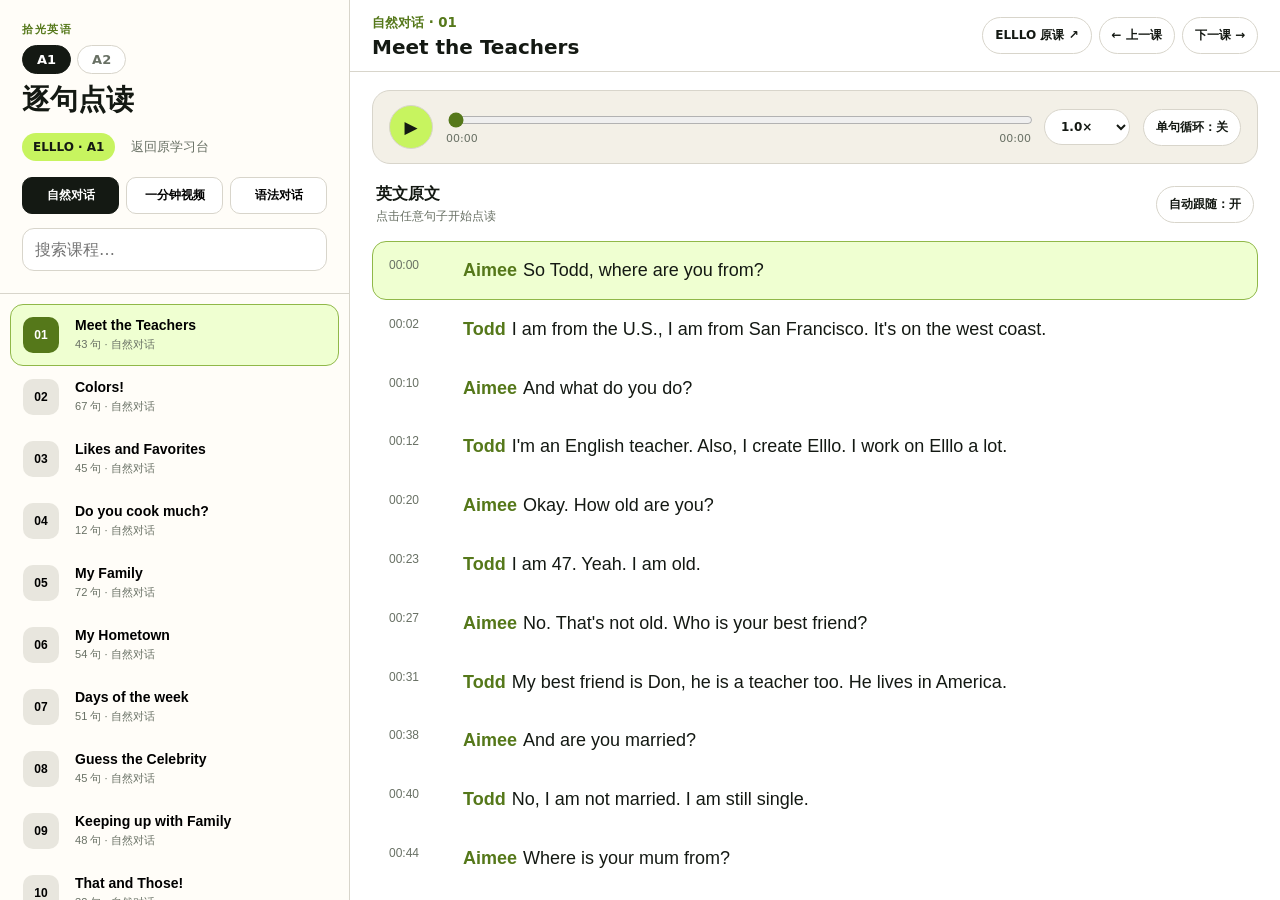
<file: platforms/elllo/reader/index.html>
<!doctype html>
<html lang="zh-CN">
<head>
  <meta charset="utf-8">
  <meta name="viewport" content="width=device-width,initial-scale=1">
  <meta name="description" content="ELLLO A1/A2 英语逐句点读学习台">
  <title>逐句点读 · 拾光英语</title>
  <link rel="stylesheet" href="styles.css?v=3.1.0">
  <link rel="stylesheet" href="mobile.css?v=3.1.0">
  <style>.lesson-nav a{padding:9px 12px;border:1px solid var(--line);border-radius:999px;background:#fff;color:var(--ink);font-size:12px;font-weight:750;text-decoration:none}</style>
</head>
<body>
  <main class="layout">
    <aside class="catalog" id="catalog">
      <div class="catalog-head">
        <p class="eyebrow">拾光英语</p>
        <div class="level-switch" id="levelSwitch">
          <button type="button" class="level-btn" data-level="a1">A1</button>
          <button type="button" class="level-btn" data-level="a2">A2</button>
        </div>
        <h1>逐句点读</h1>
        <div class="top-actions"><span class="badge" id="levelBadge">ELLLO · A1</span><a href="/elllo/a1-video/" id="backLink">返回原学习台</a></div>
        <div class="categories" id="categories"></div>
        <input id="search" type="search" placeholder="搜索课程…" aria-label="搜索课程">
      </div>
      <div class="lesson-list" id="lessonList"></div>
    </aside>
    <section class="reader">
      <div class="mobile-head">
        <div class="level-switch mobile-level-switch" id="mobileLevelSwitch">
          <button type="button" class="level-btn" data-level="a1">A1</button>
          <button type="button" class="level-btn" data-level="a2">A2</button>
        </div>
        <select class="mobile-level" id="mobileCategory" aria-label="选择课程类型"></select>
        <button class="theme-toggle" id="themeToggle" type="button" aria-label="切换夜间模式" aria-pressed="false">☾</button>
      </div>
      <div class="mobile-picker">
        <button id="mobilePrev" type="button" aria-label="上一课">‹</button>
        <select id="mobileLesson" aria-label="选择课次"></select>
        <button id="mobileNext" type="button" aria-label="下一课">›</button>
        <button id="mobileLoop" type="button" aria-label="单句循环" aria-pressed="false"><svg viewBox="0 0 24 24" aria-hidden="true"><path d="M17 2.8 20.2 6 17 9.2M4 11V9a3 3 0 0 1 3-3h13M7 21.2 3.8 18 7 14.8M20 13v2a3 3 0 0 1-3 3H4"/></svg></button>
        <button id="mobileFollow" type="button" aria-label="自动跟随" aria-pressed="true"><svg viewBox="0 0 24 24" aria-hidden="true"><path d="M5 6h10M5 12h14M5 18h8"/><circle cx="18" cy="18" r="3"/></svg></button>
      </div>
      <div class="lesson-head">
        <div><small id="lessonMeta">准备课程</small><h2 id="lessonTitle">逐句点读</h2></div>
        <div class="lesson-nav"><a id="sourceLink" href="#" target="_blank" rel="noopener">ELLLO 原课 ↗</a><button id="prevLesson">← 上一课</button><button id="nextLesson">下一课 →</button></div>
      </div>
      <div class="player-card">
        <button class="play" id="playButton" type="button" aria-label="播放">▶</button>
        <div class="progress-wrap"><input id="progress" type="range" min="0" max="1000" value="0"><div class="times"><span id="currentTime">00:00</span><span id="duration">00:00</span></div></div>
        <select id="rate" aria-label="播放速度"><option value="0.75">0.75×</option><option value="1" selected>1.0×</option><option value="1.25">1.25×</option><option value="1.5">1.5×</option></select>
        <button id="lineLoop" type="button" aria-pressed="false">单句循环：关</button>
      </div>
      <audio id="audio" preload="metadata" playsinline></audio>
      <div class="transcript-head"><div><strong>英文原文</strong><span>点击任意句子开始点读</span></div><button id="followButton" type="button" aria-pressed="true">自动跟随：开</button></div>
      <div class="transcript" id="transcript"><p class="empty">正在加载课程数据…</p></div>
    </section>
  </main>
  <script src="app.js?v=3.1.0"></script>
</body>
</html>
</file>
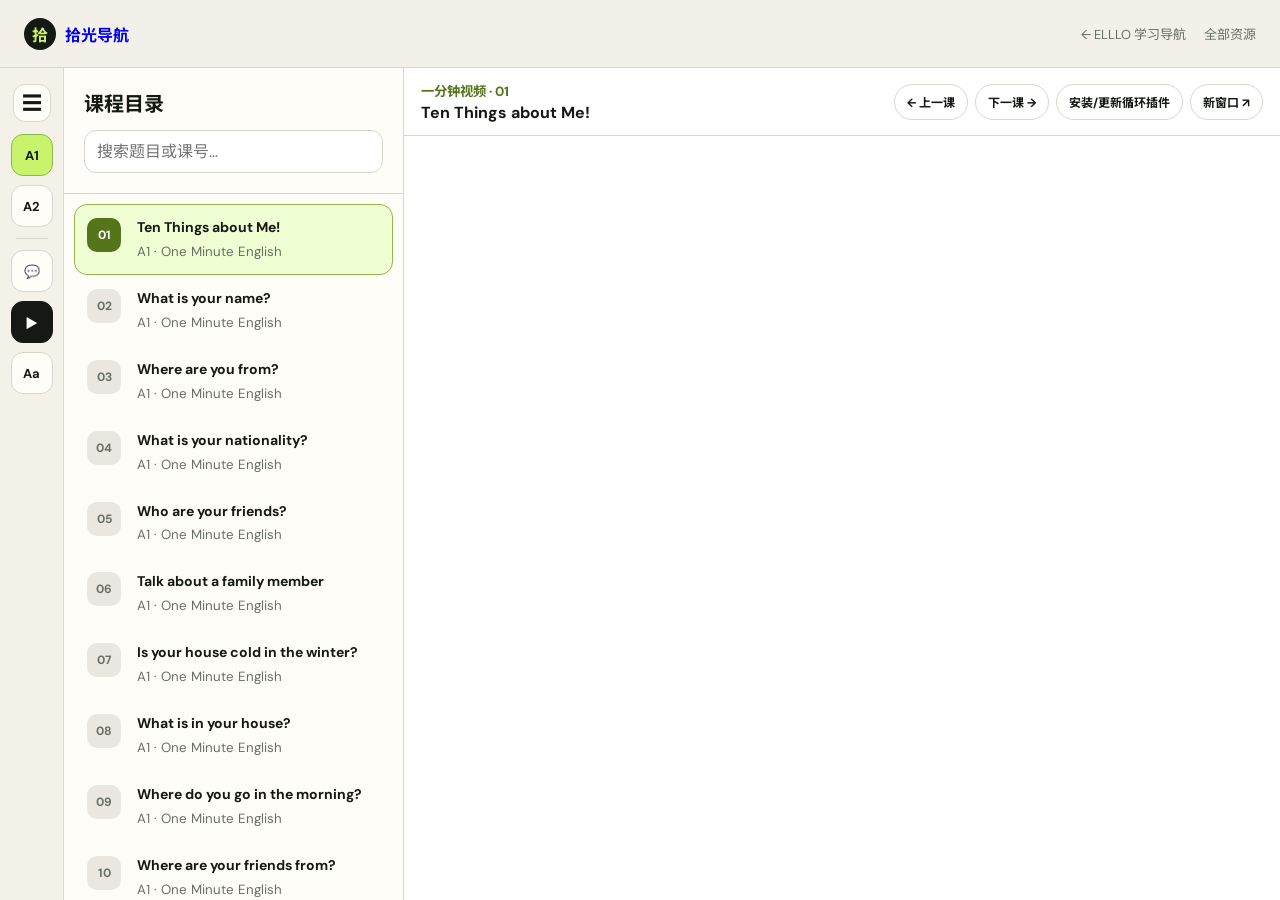
<file: platforms/elllo/learning-hub/a1-video/index.html>
<!doctype html>
<html lang="zh-CN">
<head>
  <meta charset="utf-8">
  <meta name="viewport" content="width=device-width,initial-scale=1">
  <meta name="description" content="ELLLO A1 综合英语学习台，包含自然对话、一分钟视频和语法对话。">
  <title>A1 综合学习台 · 拾光导航</title>
  <link rel="preconnect" href="https://fonts.googleapis.com">
  <link rel="preconnect" href="https://fonts.gstatic.com" crossorigin>
  <link href="https://fonts.googleapis.com/css2?family=DM+Sans:wght@400;500;600;700&family=Noto+Sans+SC:wght@400;500;600;700&display=swap" rel="stylesheet">
  <style>
    :root{--ink:#151914;--muted:#687065;--paper:#f4f1e9;--panel:#fffdf8;--lime:#c9f36b;--line:#d9d6cc;--green:#54751a}*{box-sizing:border-box}html,body{height:100%}body{margin:0;background:var(--paper);color:var(--ink);font-family:"DM Sans","Noto Sans SC",sans-serif;overflow:hidden}button,input{font:inherit}.topbar{height:68px;padding:0 24px;display:flex;align-items:center;justify-content:space-between;border-bottom:1px solid var(--line);background:rgba(244,241,233,.95)}.brand{font-weight:700;text-decoration:none}.brand b{display:inline-grid;place-items:center;width:32px;height:32px;margin-right:9px;border-radius:50%;background:var(--ink);color:var(--lime)}.topbar nav{display:flex;gap:18px}.topbar nav a{font-size:13px;color:var(--muted);text-decoration:none}.app{height:calc(100vh - 68px);display:grid;grid-template-columns:220px 340px minmax(480px,1fr)}.rail,.catalog,.viewer{min-width:0;min-height:0}.rail{padding:28px 22px;border-right:1px solid var(--line);display:flex;flex-direction:column}.eyebrow{font-size:11px;font-weight:700;letter-spacing:.15em;color:var(--green)}.rail h1{font-size:31px;line-height:1.08;letter-spacing:-.04em;margin:10px 0 12px}.rail p{font-size:14px;line-height:1.65;color:var(--muted);margin:0}.stat{margin-top:24px;padding:16px;border-radius:17px;background:var(--lime)}.stat strong{display:block;font-size:28px}.stat span{font-size:12px;font-weight:700}.tips{margin-top:auto;padding-top:25px}.tips h2{font-size:14px;margin:0 0 10px}.tips ol{margin:0;padding-left:19px;color:var(--muted);font-size:12px;line-height:1.8}.catalog{display:flex;flex-direction:column;border-right:1px solid var(--line);background:var(--panel)}.catalog-head{padding:20px;border-bottom:1px solid var(--line)}.catalog-head h2{font-size:20px;margin:0 0 13px}.search{width:100%;border:1px solid var(--line);border-radius:12px;padding:10px 12px;background:white;outline:none}.search:focus{border-color:#84a948;box-shadow:0 0 0 3px rgba(132,169,72,.12)}.lesson-list{overflow:auto;padding:10px}.lesson{width:100%;display:grid;grid-template-columns:40px 1fr;gap:10px;padding:13px 12px;border:1px solid transparent;border-radius:13px;background:transparent;text-align:left;cursor:pointer;color:var(--ink)}.lesson:hover{background:#f3f6ec}.lesson.active{background:#efffd3;border-color:#91b64e}.lesson .num{width:34px;height:34px;display:grid;place-items:center;border-radius:10px;background:#e9e7df;color:var(--muted);font-weight:700;font-size:12px}.lesson.active .num{background:var(--green);color:white}.lesson strong{display:block;font-size:14px;line-height:1.35;margin-bottom:3px}.lesson small{color:var(--muted)}.empty{padding:30px 15px;text-align:center;color:var(--muted)}.viewer{display:flex;flex-direction:column;background:white}.viewer-head{height:68px;padding:10px 17px;display:flex;align-items:center;justify-content:space-between;gap:16px;border-bottom:1px solid var(--line)}.now{min-width:0}.now small{display:block;color:var(--green);font-weight:700;margin-bottom:2px}.now strong{display:block;white-space:nowrap;overflow:hidden;text-overflow:ellipsis}.controls{display:flex;gap:7px;flex:none}.controls button,.controls a{border:1px solid var(--line);background:white;border-radius:999px;padding:8px 12px;color:var(--ink);font-size:12px;font-weight:700;text-decoration:none;cursor:pointer}.controls button:hover,.controls a:hover{background:var(--lime)}iframe{display:block;width:100%;height:calc(100% - 68px);border:0;background:white}.mobile-catalog{display:none}@media(max-width:980px){body{overflow:auto}.app{height:auto;min-height:calc(100vh - 68px);grid-template-columns:200px minmax(280px,1fr)}.viewer{grid-column:1/-1;height:760px;border-top:1px solid var(--line)}.tips{display:none}}@media(max-width:620px){.topbar{padding:0 14px}.topbar nav a:first-child{display:none}.app{display:block}.rail{padding:22px 16px;border-right:0}.rail h1{font-size:27px}.stat{display:inline-block;margin-top:15px}.catalog{height:330px;border-right:0;border-top:1px solid var(--line)}.catalog-head{padding:14px 16px}.lesson-list{padding:8px}.viewer{height:690px}.viewer-head{height:auto;min-height:68px;align-items:flex-start}.controls button{display:none}iframe{height:calc(100% - 78px)}}
  </style>
  <style>.level-switch{display:grid;grid-template-columns:1fr 1fr;gap:7px;margin-top:20px}.level-switch a{padding:9px 10px;border:1px solid var(--line);border-radius:999px;text-align:center;text-decoration:none;font-size:13px;font-weight:700}.level-switch a:hover,.level-switch a.active{background:var(--lime);border-color:#91b64e;color:var(--ink)}.types{display:grid;gap:7px;margin-top:16px}.type{padding:9px 11px;border:1px solid var(--line);border-radius:11px;background:transparent;color:var(--ink);text-align:left;font-size:13px;font-weight:700;cursor:pointer}.type:hover,.type.active{background:var(--lime);border-color:#91b64e}.app{transition:grid-template-columns .2s ease}.rail{position:relative}.rail-toggle{position:absolute;top:14px;right:12px;width:38px;height:38px;border:1px solid var(--line);border-radius:12px;background:var(--panel);color:var(--ink);font-size:20px;line-height:1;cursor:pointer;z-index:2}.rail-toggle:hover{background:var(--lime);border-color:#91b64e}.rail-collapsed .app{grid-template-columns:64px 340px minmax(480px,1fr)}.rail-collapsed .rail{padding:0;align-items:center}.rail-collapsed .rail>div{display:none}.rail-collapsed .rail-toggle{position:static;margin-top:16px}@media(max-width:620px){.rail-toggle{display:none}.rail-collapsed .app{display:block}.rail-collapsed .rail{padding:22px 16px;align-items:stretch}.rail-collapsed .rail>div{display:block}}</style>
  <style>@media(max-width:980px) and (min-width:621px){.rail-collapsed .app{grid-template-columns:64px minmax(280px,1fr)}}.rail-icons{display:none}.rail-collapsed .rail-icons{display:flex;flex-direction:column;align-items:center;gap:9px;margin-top:12px}.rail-icon{width:42px;height:42px;display:grid;place-items:center;border:1px solid var(--line);border-radius:12px;background:var(--panel);color:var(--ink);text-decoration:none;font-size:13px;font-weight:700;cursor:pointer}.rail-icon:hover,.rail-icon.active{background:var(--lime);border-color:#91b64e}.rail-icon.type-icon.active{background:var(--ink);border-color:var(--ink);color:white}.rail-icon-divider{width:32px;border-top:1px solid var(--line);margin:2px 0}@media(max-width:620px){.rail-collapsed .rail-icons{display:none}}</style>
</head>
<body class="rail-collapsed">
  <header class="topbar"><a class="brand" href="/"><b>拾</b>拾光导航</a><nav><a href="/elllo/">← ELLLO 学习导航</a><a href="/">全部资源</a></nav></header>
  <main class="app">
    <aside class="rail"><button class="rail-toggle" id="railToggle" type="button" aria-label="收起菜单" aria-expanded="true">☰</button><nav class="rail-icons" aria-label="快捷菜单"><a class="rail-icon active" href="/elllo/a1-video/" title="A1 入门">A1</a><a class="rail-icon" href="/elllo/" title="A2 基础">A2</a><span class="rail-icon-divider"></span><button class="rail-icon type-icon" type="button" data-rail-type="views" title="自然对话">💬</button><button class="rail-icon type-icon" type="button" data-rail-type="video" title="一分钟视频">▶</button><button class="rail-icon type-icon" type="button" data-rail-type="book" title="语法对话">Aa</button></nav><div><div class="eyebrow">ELLLO · LEVEL A1</div><h1>A1 综合<br>学习台</h1><p>先切换等级，再选择课程类型。</p><div class="level-switch" aria-label="切换英语等级"><a class="active" href="/elllo/a1-video/">A1 入门</a><a href="/elllo/">A2 基础</a></div><div class="types" id="types"><button class="type" data-type="views">自然对话</button><button class="type active" data-type="video">一分钟视频</button><button class="type" data-type="book">语法对话</button></div><div class="stat"><strong id="lessonCount">50</strong><span id="typeName">一分钟视频</span></div></div><div class="tips"><h2>每课建议</h2><ol><li>不看文本先听一遍</li><li>对照文本找关键词</li><li>逐句模仿三遍</li><li>用一句话复述</li></ol></div></aside>
    <section class="catalog"><div class="catalog-head"><h2>课程目录</h2><input class="search" id="search" type="search" placeholder="搜索题目或课号…" aria-label="搜索课程"></div><div class="lesson-list" id="lessonList"></div></section>
    <section class="viewer"><div class="viewer-head"><div class="now"><small id="lessonNumber">LESSON 01</small><strong id="lessonTitle">Ten Things about Me!</strong></div><div class="controls"><button id="previous" type="button">← 上一课</button><button id="next" type="button">下一课 →</button><a href="/elllo/elllo-loop.user.js" target="_blank">安装/更新循环插件</a><a id="external" href="https://elllo.org/video/A1BEG/A1-001-SARAH-TEN-THINGS.htm" target="_blank" rel="noopener">新窗口 ↗</a></div></div><iframe id="lessonFrame" src="https://elllo.org/video/A1BEG/A1-001-SARAH-TEN-THINGS.htm" title="ELLLO A1 Lesson 1" allow="autoplay; fullscreen" referrerpolicy="strict-origin-when-cross-origin"></iframe></section>
  </main>
  <script>
    const lessons=[{"n":1,"title":"Ten Things about Me!","url":"https://elllo.org/video/A1BEG/A1-001-SARAH-TEN-THINGS.htm"},{"n":2,"title":"What is your name?","url":"https://elllo.org/video/A1BEG/A1-002-SYUZAN-NAME.htm"},{"n":3,"title":"Where are you from?","url":"https://elllo.org/video/A1BEG/A1-003-BILLIE-WHERE-FROM.htm"},{"n":4,"title":"What is your nationality?","url":"https://elllo.org/video/A1BEG/A1-004-DANDARA-NATIONALITY.htm"},{"n":5,"title":"Who are your friends?","url":"https://elllo.org/video/A1BEG/A1-005-DESIREE-FRIENDS.htm"},{"n":6,"title":"Talk about a family member","url":"https://elllo.org/video/A1BEG/A1-006-NERRY-DESCRIBE-FAMILY.htm"},{"n":7,"title":"Is your house cold in the winter?","url":"https://elllo.org/video/A1BEG/A1-007-JULIE-HOUSE-COLD-WINTER.htm"},{"n":8,"title":"What is in your house?","url":"https://elllo.org/video/A1BEG/A1-008-SARAH-HOUSE.htm"},{"n":9,"title":"Where do you go in the morning?","url":"https://elllo.org/video/A1BEG/A1-009-NERRY-WHAT-DO-MORNING.htm"},{"n":10,"title":"Where are your friends from?","url":"https://elllo.org/video/A1BEG/A1-010-JULIE-WHERE-FRIENDS-FROM.htm"},{"n":11,"title":"Is your house or apartment new?","url":"https://elllo.org/video/A1BEG/A1-011-DANDARA-HOUSE-APARTMENT-NEW.htm"},{"n":12,"title":"Do you play sports?","url":"https://elllo.org/video/A1BEG/A1-012-KYLE-PLAY-SPORTS.htm"},{"n":13,"title":"Do you have any pets?","url":"https://elllo.org/video/A1BEG/A1-013-NERRY-HAVE-ANY-PETS.htm"},{"n":14,"title":"What foods do you dislike?","url":"https://elllo.org/video/A1BEG/A1-014-JULIE-FOODS-DISLIKE.htm"},{"n":15,"title":"Where do you go on the weekend?","url":"https://elllo.org/video/A1BEG/A1-015-SYUZAN-WHERE-GO-WEEKEND.htm"},{"n":16,"title":"Who do you eat dinner with?","url":"https://elllo.org/video/A1BEG/A1-016-BILLIE-WHO-DO-YOU-EAT-DINNER-WITH.htm"},{"n":17,"title":"What is your house like?","url":"https://elllo.org/video/A1BEG/A1-017-MAGGIE-WHAT-IS-YOUR-HOUSE-LIKE.htm"},{"n":18,"title":"Is your apartment big or small?","url":"https://elllo.org/video/A1BEG/A1-018-MIYU-HOUSE-APARTMENT-BIG.htm"},{"n":19,"title":"Is your house near the station?","url":"https://elllo.org/video/A1BEG/A1-019-NERRY-LIVE-NEAR-TRAIN-STATION.htm"},{"n":20,"title":"What is your schedule today?","url":"https://elllo.org/video/A1BEG/A1-020-BILLIE-WHAT-YOUR-SCHEDULE-TODAY.htm"},{"n":21,"title":"Is your house cold in winter?","url":"https://elllo.org/video/A1BEG/A1-021-JULIE-IS-YOUR-HOUSE-COLD-IN-WINTER.html"},{"n":22,"title":"Do you want a new pet?","url":"https://elllo.org/video/A1BEG/A1-022-MIYU-DO-YOU-WANT-A-NEW-PET.html"},{"n":23,"title":"Where are you from?","url":"https://elllo.org/video/A1BEG/A1-023-DANDARA-WHERE-ARE-YOU-FROM.html"},{"n":24,"title":"Who visits you often?","url":"https://elllo.org/video/A1BEG/A1-024-ELISABETH-WHO-VISITS-HOLIDAYS.html"},{"n":25,"title":"What does your favorite shop sell?","url":"https://elllo.org/video/A1BEG/A1-025-ELISABETH-FAVORITE-SHOP%20SELL.html"},{"n":26,"title":"How are you today?","url":"https://elllo.org/video/A1BEG/A1-026-MIYU-HOW-ARE-YOU-TODAY.html"},{"n":27,"title":"What shop sells cheap clothes?","url":"https://elllo.org/video/A1BEG/A1-027-DANDARA-WHAT-SHOP-CHEAP-CLOTHES.html"},{"n":28,"title":"Who spends a lot of time with you?","url":"https://elllo.org/video/A1BEG/A1-028-SYUZHAN-WHO%20SPENDS-TIME-WITH.html"},{"n":29,"title":"What kind of pies do you like?","url":"https://elllo.org/video/A1BEG/A1-029-JULIE-WHAT-KIND-OF-PIES-DO-YOU-LIKE.html"},{"n":30,"title":"Who goes to school?","url":"https://elllo.org/video/A1BEG/A1-030-MIYU-WHO-GOES-TO-SCHOOL.html"},{"n":31,"title":"What do you do on your lunch break?","url":"https://elllo.org/video/A1BEG/A1-031-KYLE-WHAT-DO-LUNCH-BREAK.html"},{"n":32,"title":"Where is your family from?","url":"https://elllo.org/video/A1BEG/A1-032-MIYU-WHERE-IS-YOUR-FAMILY-FROM.html"},{"n":33,"title":"Does your town have nice parks?","url":"https://elllo.org/video/A1BEG/A1-033-LYRA-DOES-YOUR-TOWN-HAVE-NICE-PARKS.html"},{"n":34,"title":"What do you do on the weekend?","url":"https://elllo.org/video/A1BEG/A1-034-BILLIE-WHAT-DO-YOU-DO-WEEKEND.html"},{"n":35,"title":"What foods do you dislike?","url":"https://elllo.org/video/A1BEG/A1-035-JULIE-WHAT-FOODS-DO-YOU-DISLIKE.html"},{"n":36,"title":"Does your town or city have a mall?","url":"https://elllo.org/video/A1BEG/A1-036-KYLE-TOWN-CITY-MALL.html"},{"n":37,"title":"Is Jazz music interesting for you?","url":"https://elllo.org/video/A1BEG/A1-037-LYRA-JAZZ-MUSIC-INTERESTING.html"},{"n":38,"title":"Is your shirt comfortable?","url":"https://elllo.org/video/A1BEG/A1-038-JULIE-IS-YOUR-SHIRT-COMFORTABLE.html"},{"n":39,"title":"Where is your house?","url":"https://elllo.org/video/A1BEG/A1-039-SYUZHAN-WHERE-IS-YOUR-HOUSE.html"},{"n":40,"title":"Who do you meet every day?","url":"https://elllo.org/video/A1BEG/A1-040-ELISABETH-WHO-MEET-EVERY-DAY.html"},{"n":41,"title":"Where are you from?","url":"https://elllo.org/video/A1BEG/A1-041-MAGGIE-WHERE-ARE-YOU-FROM.html"},{"n":42,"title":"What desserts do you like?","url":"https://elllo.org/video/A1BEG/A1-042-KYLE-WHAT-DESSERTS-DO-YOU-LIKE.html"},{"n":43,"title":"Do you order food online?","url":"https://elllo.org/video/A1BEG/A1-043-MIYU-DO-YOU-ORDER-FOOD-ONLINE.html"},{"n":44,"title":"Where do you go in the morning?","url":"https://elllo.org/video/A1BEG/A1-044-LYRA-WHERE-DO-YOU-GO-IN-THE-MORNING.html"},{"n":45,"title":"What shop sells clothes for teens?","url":"https://elllo.org/video/A1BEG/A1-045-JULIE-WHAT-SHOP-SELLS-CLOTHES-FOR-TEENS.html"},{"n":46,"title":"Do you have a big yard?","url":"https://elllo.org/video/A1BEG/A1-046-SYUZHAN-BIG-YARD.html"},{"n":47,"title":"Do you have a zoo in your town?","url":"https://elllo.org/video/A1BEG/A1-047-ELISABETH-ZOO.html"},{"n":48,"title":"Where do you eat lunch?","url":"https://elllo.org/video/A1BEG/A1-048-MIYU-WHERE-DO-YOU-EAT-LUNCH.html"},{"n":49,"title":"Do you exercise in winter?","url":"https://elllo.org/video/A1BEG/A1-049-ELISABETH-EXERCISE-WINTER.html"},{"n":50,"title":"Who is your friend?","url":"https://elllo.org/video/A1BEG/A1-050-JULIE-WHO-IS-YOUR-FRIEND.html"}];
    const groups={views:[{"n":1,"title":"Meet the Teachers","url":"https://elllo.org/english/grammar/A1-01-Be-Verbs-Aimee-Todd-Introductions.htm"},{"n":2,"title":"Colors!","url":"https://elllo.org/english/grammar/A1-02-Be-Verbs-Meg-Todd-Colors.htm"},{"n":3,"title":"Likes and Favorites","url":"https://elllo.org/english/grammar/A1-03-Likes-Natalie-Todd-Farorites.htm"},{"n":4,"title":"What is a typical day for you?","url":"https://elllo.org/english/grammar/A1-04-Verbs-Nat-Todd-Schedule.htm"},{"n":5,"title":"Do you cook much?","url":"https://elllo.org/english/grammar/A1-05-Yes-No-Questions-Daniel-Hana-Cooking.htm"},{"n":6,"title":"My Family","url":"https://elllo.org/english/grammar/A1-06-Third-Person-KatieTodd-Habits-Family.htm"},{"n":7,"title":"My Hometown","url":"https://elllo.org/english/grammar/A1-07-Adjectives-Meg-Todd-Cities.htm"},{"n":8,"title":"Days of the week","url":"https://elllo.org/english/grammar/A1-08-Days-of-Week-Meg-Todd-Busy.htm"},{"n":9,"title":"Guess the Celebrity","url":"https://elllo.org/english/grammar/A1-09-ShantelTodd-Celebrities-SubjectPronoun.htm"},{"n":10,"title":"Keeping up with Family","url":"https://elllo.org/english/grammar/A1-10-Object-Pronouns-Shantel-Todd-Family.htm"},{"n":11,"title":"That and Those!","url":"https://elllo.org/english/grammar/A1-11-Determiners-Natalie-Todd-Clothes.htm"},{"n":12,"title":"Japan vs. Thailand","url":"https://elllo.org/english/grammar/A1-12-Adjectives-Nat-Todd-Thailand-Japan.htm"},{"n":13,"title":"American Holidays","url":"https://elllo.org/english/grammar/A1-13-Months-Meg-Todd-Holidays.htm"},{"n":14,"title":"Class Schedule","url":"https://elllo.org/english/grammar/A1-14-Ordinal-Natalie-Todd-Class-Schedule.htm"},{"n":15,"title":"What time do you get up?","url":"https://elllo.org/english/grammar/A1-15-Time-Natalie-Todd-Habits.htm"},{"n":16,"title":"Amazing Mom","url":"https://elllo.org/english/grammar/A1-17-Possessives.htm"},{"n":17,"title":"What languages do you speak?","url":"https://elllo.org/english/grammar/A1-18-NationalitiesAbidemi-Todd-Languages.htm"},{"n":18,"title":"My Abilities","url":"https://elllo.org/english/grammar/A1-19-Can-Ability.htm"},{"n":19,"title":"Morning Routine","url":"https://elllo.org/english/grammar/A1-20-Adverbs-of-Frequency-Routines.htm"},{"n":20,"title":"My Hometown","url":"https://elllo.org/english/grammar/A1-21-There-is-are-Hometowns.htm"},{"n":21,"title":"Life History","url":"https://elllo.org/english/grammar/A1-22-Meg-Was-Were.htm"},{"n":22,"title":"SEA Travels - Thailand and Laos","url":"https://elllo.org/english/grammar/A1-23-Past-Tense.htm"},{"n":23,"title":"House and Things","url":"https://elllo.org/english/grammar/A1-24-Articles-House.htm"},{"n":24,"title":"Making Breakfast","url":"https://elllo.org/english/grammar/A1-25-Any-Some-Breakfast-Any-Some.htm"}],video:lessons,book:[{"n":1,"title":"Be Verbs - Introductions","url":"https://elllo.org/book/A1/A1-01-Be-Verbs-Introductions.html"},{"n":2,"title":"Yes / No Questions - Be Verbs","url":"https://elllo.org/book/A1/A1-02-Be-Yes-No-Questions.html"},{"n":3,"title":"Likes and Dislikes","url":"https://elllo.org/book/A1/A1-03-Likes-Food.html"},{"n":4,"title":"Verbs - Present Simple","url":"https://elllo.org/book/A1/A1-04-Verbs.html"},{"n":5,"title":"Yes / No Questions with Verbs","url":"https://elllo.org/book/A1/A1-05-Verb-Yes-No-Questions.html"},{"n":6,"title":"Third Person Singular","url":"https://elllo.org/book/A1/A1-06-Verbs-Third-Person-Singular.html"},{"n":7,"title":"Adjectives","url":"https://elllo.org/book/A1/A1-07-Adjectives.html"},{"n":8,"title":"Days of the Week","url":"https://elllo.org/book/A1/A1-08-Days-of-Week.html"},{"n":9,"title":"Subject Pronouns","url":"https://elllo.org/book/A1/A1-09-Subject-Pronouns.html"},{"n":10,"title":"Object Pronouns","url":"https://elllo.org/book/A1/A1-10-Object-Pronouns.html"},{"n":11,"title":"Demonstrative Adjectives","url":"https://elllo.org/book/A1/A1-11-Demonstratives.html"},{"n":12,"title":"Demonstrative Pronouns","url":"https://elllo.org/book/A1/A1-12-Demonstratives-Pronouns.html"},{"n":13,"title":"Months","url":"https://elllo.org/book/A1/A1-13-Months.html"},{"n":14,"title":"Ordinals","url":"https://elllo.org/book/A1/A1-14-Ordinals.html"},{"n":15,"title":"Telling Time","url":"https://elllo.org/book/A1/A1-15-Telling-Time.html"},{"n":16,"title":"Prepositions","url":"https://elllo.org/book/A1/A1-16-Prepositions.html"},{"n":17,"title":"Possessives","url":"https://elllo.org/book/A1/A1-17-Possessives.html"},{"n":18,"title":"Languages and Nationalities","url":"https://elllo.org/book/A1/A1-18-Nationalities.html"},{"n":19,"title":"Can - Abilities","url":"https://elllo.org/book/A1/A1-19-Can-Abilities.html"},{"n":20,"title":"Adverbs of Frequency","url":"https://elllo.org/book/A1/A1-20-Adverbs-Frequency.html"},{"n":21,"title":"There is / There are","url":"https://elllo.org/book/A1/A1-21-There-is-There-are.html"},{"n":22,"title":"Was / Were","url":"https://elllo.org/book/A1/A1-22-Was-Were.html"},{"n":23,"title":"Past Tense","url":"https://elllo.org/book/A1/A1-23-Past-Tense.html"},{"n":24,"title":"Articles","url":"https://elllo.org/book/A1/A1-24-Articles.html"},{"n":25,"title":"Any / Some","url":"https://elllo.org/book/A1/A1-25-Any-Some.html"}]};
    const meta={views:{name:'自然对话',label:'Natural Conversations'},video:{name:'一分钟视频',label:'One Minute English'},book:{name:'语法对话',label:'Grammar Conversations'}};
    const list=document.querySelector('#lessonList'),frame=document.querySelector('#lessonFrame'),search=document.querySelector('#search');let type='video',activeLessons=groups.video,current=0;
    function render(query=''){const q=query.trim().toLowerCase();const filtered=activeLessons.filter(item=>!q||item.title.toLowerCase().includes(q)||String(item.n).includes(q));list.innerHTML=filtered.length?filtered.map(item=>`<button class="lesson${item.n===activeLessons[current].n?' active':''}" type="button" data-index="${activeLessons.indexOf(item)}"><span class="num">${String(item.n).padStart(2,'0')}</span><span><strong>${item.title}</strong><small>A1 · ${meta[type].label}</small></span></button>`).join(''):'<p class="empty">没有找到对应课程。</p>'}
    function openLesson(index){current=Math.max(0,Math.min(activeLessons.length-1,index));const item=activeLessons[current];frame.src=item.url;frame.title=`ELLLO A1 ${meta[type].name} ${item.n}: ${item.title}`;document.querySelector('#lessonNumber').textContent=`${meta[type].name} · ${String(item.n).padStart(2,'0')}`;document.querySelector('#lessonTitle').textContent=item.title;document.querySelector('#external').href=item.url;render(search.value);document.querySelector(`.lesson[data-index="${current}"]`)?.scrollIntoView({block:'nearest'});localStorage.setItem(`elllo-a1-${type}`,String(current))}
    function setType(next){type=groups[next]?next:'video';activeLessons=groups[type];search.value='';document.querySelectorAll('.type').forEach(button=>button.classList.toggle('active',button.dataset.type===type));document.querySelector('#typeName').textContent=meta[type].name;document.querySelector('#lessonCount').textContent=activeLessons.length;const saved=Number(localStorage.getItem(`elllo-a1-${type}`));openLesson(Number.isInteger(saved)&&saved>=0&&saved<activeLessons.length?saved:0);history.replaceState(null,'',`?type=${type}`)}
    list.addEventListener('click',event=>{const button=event.target.closest('.lesson');if(button)openLesson(Number(button.dataset.index))});search.addEventListener('input',()=>render(search.value));document.querySelector('#previous').addEventListener('click',()=>openLesson(current-1));document.querySelector('#next').addEventListener('click',()=>openLesson(current+1));document.querySelector('#types').addEventListener('click',event=>{if(event.target.dataset.type)setType(event.target.dataset.type)});setType(new URLSearchParams(location.search).get('type')||'video');
  </script>
  <script>window.addEventListener('message',event=>{if(!/^https:\/\/(www\.)?elllo\.org$/.test(event.origin)||event.data?.source!=='shiguang-elllo'||event.data?.action!=='next')return;document.querySelector('#next')?.click()})</script>
  <script>(()=>{const button=document.querySelector('#railToggle'),icons=document.querySelector('.rail-icons');const render=collapsed=>{document.body.classList.toggle('rail-collapsed',collapsed);button.setAttribute('aria-expanded',String(!collapsed));button.setAttribute('aria-label',collapsed?'展开菜单':'收起菜单');button.title=collapsed?'展开菜单':'收起菜单'};const syncType=type=>icons.querySelectorAll('[data-rail-type]').forEach(icon=>icon.classList.toggle('active',icon.dataset.railType===type));render(true);syncType(new URLSearchParams(location.search).get('type')||'video');button.addEventListener('click',()=>render(!document.body.classList.contains('rail-collapsed')));icons.addEventListener('click',event=>{const type=event.target.closest('[data-rail-type]')?.dataset.railType;if(!type)return;document.querySelector(`.type[data-type="${type}"]`)?.click();syncType(type)})})()</script>
</body>
</html>
</file>
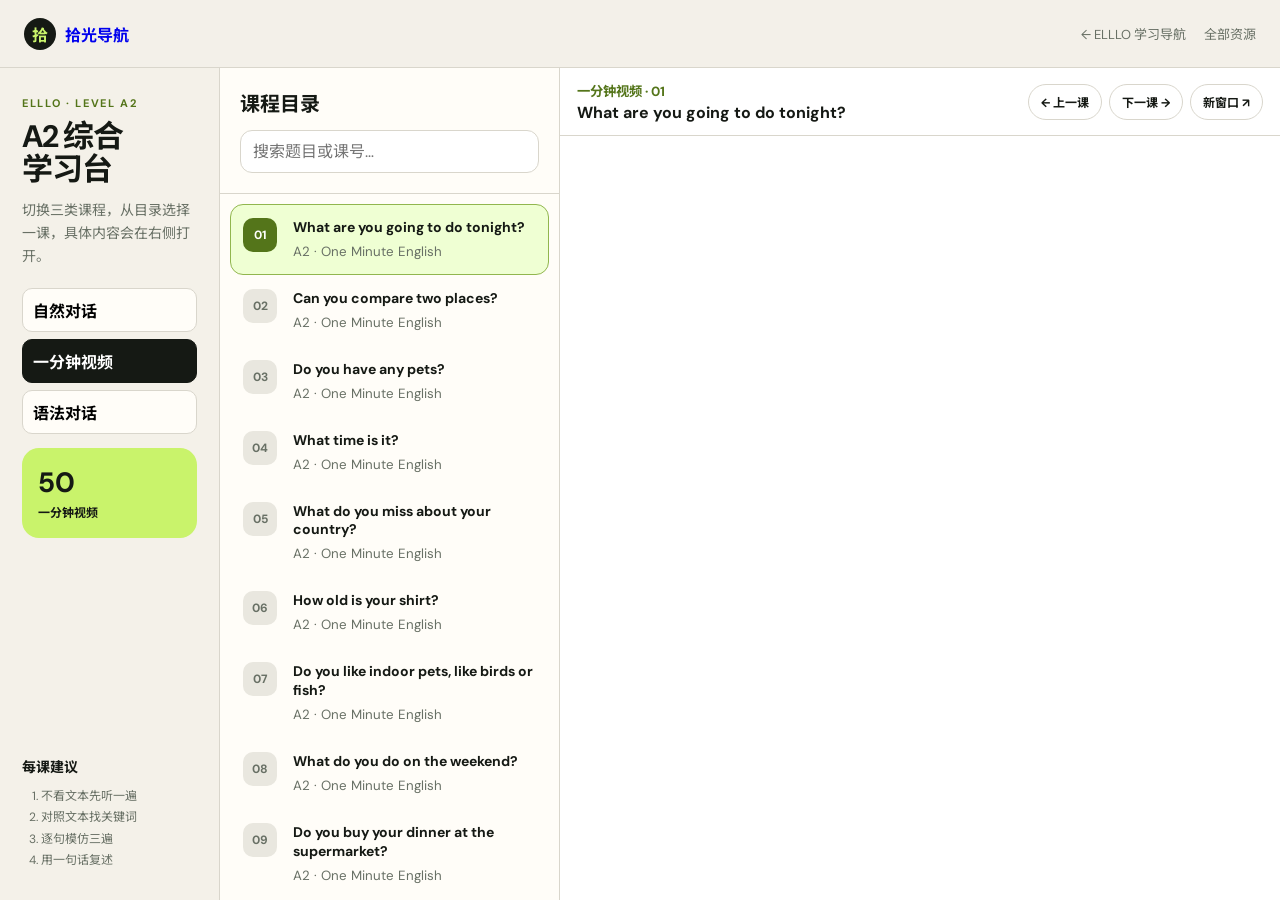
<file: platforms/elllo/learning-hub/a2/index.html>
<!doctype html>
<html lang="zh-CN">
<head>
  <meta charset="utf-8">
  <meta name="viewport" content="width=device-width,initial-scale=1">
  <meta name="description" content="ELLLO A2 自然对话、一分钟视频和语法对话综合学习台。">
  <title>A2 综合学习台 · 拾光导航</title>
  <link rel="preconnect" href="https://fonts.googleapis.com">
  <link rel="preconnect" href="https://fonts.gstatic.com" crossorigin>
  <link href="https://fonts.googleapis.com/css2?family=DM+Sans:wght@400;500;600;700&family=Noto+Sans+SC:wght@400;500;600;700&display=swap" rel="stylesheet">
  <style>
    :root{--ink:#151914;--muted:#687065;--paper:#f4f1e9;--panel:#fffdf8;--lime:#c9f36b;--line:#d9d6cc;--green:#54751a}*{box-sizing:border-box}html,body{height:100%}body{margin:0;background:var(--paper);color:var(--ink);font-family:"DM Sans","Noto Sans SC",sans-serif;overflow:hidden}button,input{font:inherit}.topbar{height:68px;padding:0 24px;display:flex;align-items:center;justify-content:space-between;border-bottom:1px solid var(--line);background:rgba(244,241,233,.95)}.brand{font-weight:700;text-decoration:none}.brand b{display:inline-grid;place-items:center;width:32px;height:32px;margin-right:9px;border-radius:50%;background:var(--ink);color:var(--lime)}.topbar nav{display:flex;gap:18px}.topbar nav a{font-size:13px;color:var(--muted);text-decoration:none}.app{height:calc(100vh - 68px);display:grid;grid-template-columns:220px 340px minmax(480px,1fr)}.rail,.catalog,.viewer{min-width:0;min-height:0}.rail{padding:28px 22px;border-right:1px solid var(--line);display:flex;flex-direction:column}.eyebrow{font-size:11px;font-weight:700;letter-spacing:.15em;color:var(--green)}.rail h1{font-size:31px;line-height:1.08;letter-spacing:-.04em;margin:10px 0 12px}.rail p{font-size:14px;line-height:1.65;color:var(--muted);margin:0}.types{display:grid;gap:7px;margin-top:20px}.type{border:1px solid var(--line);border-radius:10px;padding:9px 10px;background:var(--panel);text-align:left;font-weight:700;cursor:pointer}.type:hover,.type.active{background:var(--ink);color:white;border-color:var(--ink)}.stat{margin-top:14px;padding:16px;border-radius:17px;background:var(--lime)}.stat strong{display:block;font-size:28px}.stat span{font-size:12px;font-weight:700}.tips{margin-top:auto;padding-top:25px}.tips h2{font-size:14px;margin:0 0 10px}.tips ol{margin:0;padding-left:19px;color:var(--muted);font-size:12px;line-height:1.8}.catalog{display:flex;flex-direction:column;border-right:1px solid var(--line);background:var(--panel)}.catalog-head{padding:20px;border-bottom:1px solid var(--line)}.catalog-head h2{font-size:20px;margin:0 0 13px}.search{width:100%;border:1px solid var(--line);border-radius:12px;padding:10px 12px;background:white;outline:none}.search:focus{border-color:#84a948;box-shadow:0 0 0 3px rgba(132,169,72,.12)}.lesson-list{overflow:auto;padding:10px}.lesson{width:100%;display:grid;grid-template-columns:40px 1fr;gap:10px;padding:13px 12px;border:1px solid transparent;border-radius:13px;background:transparent;text-align:left;cursor:pointer;color:var(--ink)}.lesson:hover{background:#f3f6ec}.lesson.active{background:#efffd3;border-color:#91b64e}.lesson .num{width:34px;height:34px;display:grid;place-items:center;border-radius:10px;background:#e9e7df;color:var(--muted);font-weight:700;font-size:12px}.lesson.active .num{background:var(--green);color:white}.lesson strong{display:block;font-size:14px;line-height:1.35;margin-bottom:3px}.lesson small{color:var(--muted)}.empty{padding:30px 15px;text-align:center;color:var(--muted)}.viewer{display:flex;flex-direction:column;background:white}.viewer-head{height:68px;padding:10px 17px;display:flex;align-items:center;justify-content:space-between;gap:16px;border-bottom:1px solid var(--line)}.now{min-width:0}.now small{display:block;color:var(--green);font-weight:700;margin-bottom:2px}.now strong{display:block;white-space:nowrap;overflow:hidden;text-overflow:ellipsis}.controls{display:flex;gap:7px;flex:none}.controls button,.controls a{border:1px solid var(--line);background:white;border-radius:999px;padding:8px 12px;color:var(--ink);font-size:12px;font-weight:700;text-decoration:none;cursor:pointer}.controls button:hover,.controls a:hover{background:var(--lime)}iframe{display:block;width:100%;height:calc(100% - 68px);border:0;background:white}.mobile-catalog{display:none}@media(max-width:980px){body{overflow:auto}.app{height:auto;min-height:calc(100vh - 68px);grid-template-columns:200px minmax(280px,1fr)}.viewer{grid-column:1/-1;height:760px;border-top:1px solid var(--line)}.tips{display:none}}@media(max-width:620px){.topbar{padding:0 14px}.topbar nav a:first-child{display:none}.app{display:block}.rail{padding:22px 16px;border-right:0}.rail h1{font-size:27px}.stat{display:inline-block;margin-top:15px}.catalog{height:330px;border-right:0;border-top:1px solid var(--line)}.catalog-head{padding:14px 16px}.lesson-list{padding:8px}.viewer{height:690px}.viewer-head{height:auto;min-height:68px;align-items:flex-start}.controls button{display:none}iframe{height:calc(100% - 78px)}}
  </style>
</head>
<body>
  <header class="topbar"><a class="brand" href="/"><b>拾</b>拾光导航</a><nav><a href="/elllo/">← ELLLO 学习导航</a><a href="/">全部资源</a></nav></header>
  <main class="app">
    <aside class="rail"><div><div class="eyebrow">ELLLO · LEVEL A2</div><h1>A2 综合<br>学习台</h1><p>切换三类课程，从目录选择一课，具体内容会在右侧打开。</p><div class="types" id="types"><button class="type" data-type="views">自然对话</button><button class="type active" data-type="video">一分钟视频</button><button class="type" data-type="book">语法对话</button></div><div class="stat"><strong id="lessonCount">50</strong><span id="typeName">一分钟视频</span></div></div><div class="tips"><h2>每课建议</h2><ol><li>不看文本先听一遍</li><li>对照文本找关键词</li><li>逐句模仿三遍</li><li>用一句话复述</li></ol></div></aside>
    <section class="catalog"><div class="catalog-head"><h2>课程目录</h2><input class="search" id="search" type="search" placeholder="搜索题目或课号…" aria-label="搜索课程"></div><div class="lesson-list" id="lessonList"></div></section>
    <section class="viewer"><div class="viewer-head"><div class="now"><small id="lessonNumber">一分钟视频 · 01</small><strong id="lessonTitle">What are you going to do tonight?</strong></div><div class="controls"><button id="previous" type="button">← 上一课</button><button id="next" type="button">下一课 →</button><a id="external" href="https://elllo.org/video/A2BEG/A2-001-BILLIE%20-WHAT-GOING-DO-TONIGHT.htm" target="_blank" rel="noopener">新窗口 ↗</a></div></div><iframe id="lessonFrame" src="https://elllo.org/video/A2BEG/A2-001-BILLIE%20-WHAT-GOING-DO-TONIGHT.htm" title="ELLLO A2 Lesson 1" allow="autoplay; fullscreen" referrerpolicy="strict-origin-when-cross-origin"></iframe></section>
  </main>
  <script>
    const groups={views:[{"n":1,"title":"Keeping up with Family","url":"https://elllo.org/english/1551/1560-Shantel-Object-Pronouns-Family.htm"},{"n":2,"title":"Guess the Celebrity","url":"https://elllo.org/english/1551/1559-Shantel-SubjectPronoun-Celebrities.htm"},{"n":3,"title":"Days of the week","url":"https://elllo.org/english/1551/1558-Meg-Days-of-Week.htm"},{"n":4,"title":"My Hometown","url":"https://elllo.org/english/1551/1557-Meg-Adjectives-Cities.htm"},{"n":5,"title":"My Family","url":"https://elllo.org/english/1551/1556-Katie-Third-Person-Habits-Family.htm"},{"n":6,"title":"Do you cook much?","url":"https://elllo.org/english/1551/1555-DanielHana-YNQs-Cooking.htm"},{"n":7,"title":"What is a typical day for you?","url":"https://elllo.org/english/1551/1554-Nat-Verbs-Schedule.htm"},{"n":8,"title":"Likes and Favorites","url":"https://elllo.org/english/1551/1553-Natalie-Likes-Favorites.htm"},{"n":9,"title":"Colors!","url":"https://elllo.org/english/1551/1552-Meg-Be-Verbs-Colors.htm"},{"n":10,"title":"Meet the Teachers","url":"https://elllo.org/english/1551/1551-Aimee-Be-Verbs-Introductions.htm"},{"n":11,"title":"Love it / Hate it","url":"https://elllo.org/english/1501/1504-MegTodd-FreeTime-Gerunds.htm"},{"n":12,"title":"Saving Money","url":"https://elllo.org/english/1501/1503-Abidemi-SavingMoney.htm"},{"n":13,"title":"Pack Rat","url":"https://elllo.org/english/1501/1502-Meg-PackRat-Many-Much.htm"},{"n":14,"title":"At the Mall","url":"https://elllo.org/english/1501/1501-KatieTodd-MallShops-Places.htm"},{"n":15,"title":"My English Town","url":"https://elllo.org/english/1451/1468-Katie-Torquay.htm"},{"n":16,"title":"My English Family","url":"https://elllo.org/english/1451/1467-Katie-Family.htm"},{"n":17,"title":"Vietnam / Myranmar","url":"https://elllo.org/english/1451/1464-AbidemiTodd-SEA2.htm"},{"n":18,"title":"Thailand / Laos","url":"https://elllo.org/english/1451/1463-Abidemi-Todd-SEA1.htm"},{"n":19,"title":"House on Loan","url":"https://elllo.org/english/1451/1460-Katie-RentHouse.htm"},{"n":20,"title":"Have to Move","url":"https://elllo.org/english/1451/1459-MegTodd-HaveToMove.htm"},{"n":21,"title":"More International Test","url":"https://elllo.org/english/1451/1458-KatieTodd-MoreIntenation.htm"},{"n":22,"title":"International Test","url":"https://elllo.org/english/1451/1457-KatieTodd-InternationalTest.htm"},{"n":23,"title":"A typical day","url":"https://elllo.org/english/1451/1452-AimeeTodd-Routines.htm"},{"n":24,"title":"Favorite Foods","url":"https://elllo.org/english/1451/1451-AimeeTodd-Favorites.htm"},{"n":25,"title":"Do you cook much?","url":"https://elllo.org/english/1401/1450-Hana-Daniel-Cooking.htm"},{"n":26,"title":"Eating Healthy","url":"https://elllo.org/english/1401/1446-MegTodd-Health-Vegetables.htm"},{"n":27,"title":"Fruits and Veggies","url":"https://elllo.org/english/1401/1445-MegTodd-Health-Fruits.htm"},{"n":28,"title":"Clothes for Work","url":"https://elllo.org/english/1401/1436-MegTodd-Clothes-Work.htm"},{"n":29,"title":"Clothes by Season","url":"https://elllo.org/english/1401/1435-MegTodd-Clothes-Shopping.htm"},{"n":30,"title":"Animals in the Zoo","url":"https://elllo.org/english/1401/1426-MegTodd-Animals-Zoo.htm"},{"n":31,"title":"Animals on the Farm","url":"https://elllo.org/english/1401/1425-MegTodd-Animals-Farm.htm"},{"n":32,"title":"The Home of ELLLO","url":"https://elllo.org/english/1401/1420-MegTodd-Places-Apartment.htm"},{"n":33,"title":"Meg's Place","url":"https://elllo.org/english/1401/1419-MegTodd-Places-House.htm"},{"n":34,"title":"20 Years Abroad","url":"https://elllo.org/english/1401/1406-MegTodd-Travel-Thailand.htm"},{"n":35,"title":"Meg's Travels","url":"https://elllo.org/english/1401/1405-MegTodd-Travel-Spain.htm"},{"n":36,"title":"Disc Golf","url":"https://elllo.org/english/1401/1402-John-Golf.htm"},{"n":37,"title":"Soup for Supper","url":"https://elllo.org/english/1351/T1354-TS-Soup.htm"},{"n":38,"title":"City Superlatives","url":"https://elllo.org/english/1351/T1353-TS-SanFranciscoSuperlatives.htm"},{"n":39,"title":"City Down Under","url":"https://elllo.org/english/1301/T1346-Shirley-Melbourne.htm"},{"n":40,"title":"The Weekend","url":"https://elllo.org/english/1301/T1345-Shirley-Weekend.htm"},{"n":41,"title":"Do you play music?","url":"https://elllo.org/english/1301/T1336-Josh-Music.htm"},{"n":42,"title":"Tacoma is Home","url":"https://elllo.org/english/1301/T1335-Josh-Tocoma.htm"},{"n":43,"title":"Soups and Salads","url":"https://elllo.org/english/1301/T1316-Shirley-Restaurant.htm"},{"n":44,"title":"Know a good place?","url":"https://elllo.org/english/1301/T1315-Josh-Restaurant.htm"},{"n":45,"title":"When in Portugal","url":"https://elllo.org/english/1301/T1304-Ana-PortugalTips.htm"},{"n":46,"title":"Life in Portugal","url":"https://elllo.org/english/1301/T1303-Ana-Portugal.htm"},{"n":47,"title":"Greek Holiday","url":"https://elllo.org/english/1251/1258-Hana_Daniel-Holidays.htm"},{"n":48,"title":"Traveling to Taiwan","url":"https://elllo.org/english/1251/1257-Daniel_Hana-Vacations.htm"}],video:[{"n":1,"title":"What are you going to do tonight?","url":"https://elllo.org/video/A2BEG/A2-001-BILLIE%20-WHAT-GOING-DO-TONIGHT.htm"},{"n":2,"title":"Can you compare two places?","url":"https://elllo.org/video/A2BEG/A2-002-TODD-MUCH-A-LOT.htm"},{"n":3,"title":"Do you have any pets?","url":"https://elllo.org/video/A2BEG/A2-003-HAZAL-HAVE-ANY-PETS.htm"},{"n":4,"title":"What time is it?","url":"https://elllo.org/video/A2BEG/A2-004-LESYA-WHAT-TIME-IS-IT-NOW.htm"},{"n":5,"title":"What do you miss about your country?","url":"https://elllo.org/video/A2BEG/A2-005-Sarah-England-Miss-Home.htm"},{"n":6,"title":"How old is your shirt?","url":"https://elllo.org/video/A2BEG/A2-006-LESYA-HOW-OLD-YOUR-SHIRT.htm"},{"n":7,"title":"Do you like indoor pets, like birds or fish?","url":"https://elllo.org/video/A2BEG/A2-007-NERISSA-INDOOR-PETS-LIKE-BIRDS-OR-FISH.htm"},{"n":8,"title":"What do you do on the weekend?","url":"https://elllo.org/video/A2BEG/A2-008-NERRY-WHAT-DO-WEEKEND.htm"},{"n":9,"title":"Do you buy your dinner at the supermarket?","url":"https://elllo.org/video/A2BEG/A2-009-ROCiO-BUY-DINNER-AT-THE-SUPERMARKET.htm"},{"n":10,"title":"What are your plans for tonight?","url":"https://elllo.org/video/A2BEG/A2-010-TODD-GOING-TO-PLANS.htm"},{"n":11,"title":"Do you cook a lot?","url":"https://elllo.org/video/A2BEG/A2-011-BILLIE-DO-YOU-COOK-MUCH.htm"},{"n":12,"title":"Is your town nice?","url":"https://elllo.org/video/A2BEG/A2-012-ELISABETH-IS-YOUR-TOWN-NICE.htm"},{"n":13,"title":"What cold drinks do you like in summer?","url":"https://elllo.org/video/A2BEG/A2-013-HAZAL-WHAT-COLD-DRINKS-LIKE.htm"},{"n":14,"title":"How was your day?","url":"https://elllo.org/video/A2BEG/A2-014-TODD-PAST-TENSE.htm"},{"n":15,"title":"Do you use the train or the bus?","url":"https://elllo.org/video/A2BEG/A2-015-LESYA-USE-TRAIN-OR-BUS.htm"},{"n":16,"title":"What drinks do you dislike?","url":"https://elllo.org/video/A2BEG/A2-016-NERISSA-WHAT-DRINKS-DISLIKE.htm"},{"n":17,"title":"What food is not healthy?","url":"https://elllo.org/video/A2BEG/A2-017-NERRY-WHAT-FOOD-NOT-HEALTHY.htm"},{"n":18,"title":"Are clothing shops cheap in your town?","url":"https://elllo.org/video/A2BEG/A2-018-ROCiO-ARE-CLOTHING-SHOPS-CHEAP-TOWN.htm"},{"n":19,"title":"What is the city like?","url":"https://elllo.org/video/A2BEG/A2-019-TODD-ADJECTIVES-TAICHUNG.htm"},{"n":20,"title":"What foods do you like together?","url":"https://elllo.org/video/A2BEG/A2-020-ELISABETH-WHAT-FOODS-DO-YOU-LIKE-TOGETHER.htm"},{"n":21,"title":"What is different about the city and countryside?","url":"https://elllo.org/video/A2BEG/A2-021-ELISE-CITY-COUNTRY.htm"},{"n":22,"title":"What do you eat for breakfast?","url":"https://elllo.org/video/A2BEG/A2-022-HAZAL-WHAT-EAT-BREAKFAST.htm"},{"n":23,"title":"What did you do last night?","url":"https://elllo.org/video/A2BEG/A2-023-JILL-LAST-NIGHT.htm"},{"n":24,"title":"What sport uses gloves? What happens?","url":"https://elllo.org/video/A2BEG/A2-024-LESYA-WHAT-SPORT-USES-GLOVES.htm"},{"n":25,"title":"What will you do in the near future?","url":"https://elllo.org/video/A2BEG/A2-025-NATALIE-WILL-WONT.htm"},{"n":26,"title":"What are you doing at the moment?","url":"https://elllo.org/video/A2BEG/A2-026-TODD-PRESENT-CONTINUOUS-FARM.htm"},{"n":27,"title":"What is near your house?","url":"https://elllo.org/video/A2BEG/A2-027-ROCiO-WHAT-IS-NEAR-YOUR-HOUSE.htm"},{"n":28,"title":"What is your job?","url":"https://elllo.org/video/A2BEG/A2-028-NERRY-WHAT-IS-YOUR-JOB.htm"},{"n":29,"title":"Is your house near a park?","url":"https://elllo.org/video/A2BEG/A2-029-NERISSA-YOUR-HOUSE-NEAR-PARK.htm"},{"n":30,"title":"What time do you wake up every day?","url":"https://elllo.org/video/A2BEG/A2-030-LESYA-WHAT-TIME-WAKE-UP-EVERY-DAY.htm"},{"n":31,"title":"Where do you live?","url":"https://elllo.org/video/A2BEG/A2-031-JILL-WHERE-DO-YOU-LIVE.htm"},{"n":32,"title":"When do you drink your favorite drink?","url":"https://elllo.org/video/A2BEG/A2-032-ELISABETH-WHEN-DRINK-FAVORITE-DRINK.htm"},{"n":33,"title":"What is the geography of your country?","url":"https://elllo.org/video/A2BEG/A2-033-ELISE-NETHERLANDS.htm"},{"n":34,"title":"Do you watch sports on TV?","url":"https://elllo.org/video/A2BEG/A2-034-HAZAL-DO-YOU-WATCH-SPORTS-ON-TV.htm"},{"n":35,"title":"What snacks are healthy?","url":"https://elllo.org/video/A2BEG/A2-035-HAZAL-WHAT-SNACKS-ARE-HEALTHY.htm"},{"n":36,"title":"When do you start and finish your day?","url":"https://elllo.org/video/A2BEG/A2-036-NERISSA-WHEN-START-AND-FINISH-DAY.htm"},{"n":37,"title":"What is your favorite TV show?","url":"https://elllo.org/video/A2BEG/A2-037-NERRY-WHAT-FAVORITE-TV-SHOW.htm"},{"n":38,"title":"What do you do in the morning?","url":"https://elllo.org/video/A2BEG/A2-038-ROCiO-WHAT-DO-MORNING.htm"},{"n":39,"title":"What can you do in the park?","url":"https://elllo.org/video/A2BEG/A2-039-TODD-CAN-KOREA.htm"},{"n":40,"title":"What is your job?","url":"https://elllo.org/video/A2BEG/A2-040-HAZAL-WHAT-IS-YOUR-JOBmp4.htm"},{"n":41,"title":"What is the beach like?","url":"https://elllo.org/video/A2BEG/A2-041-TODD-COMPARATIVES-FALLWEATHER.htm"},{"n":42,"title":"What are you doing right now?","url":"https://elllo.org/video/A2BEG/A2-042-ELISABETH-WHAT-DOING-RIGHT-NOW.htm"},{"n":43,"title":"What are some festivals in your area?","url":"https://elllo.org/video/A2BEG/A2-043-ELISE-MONTHS.htm"},{"n":44,"title":"Where does your family live?","url":"https://elllo.org/video/A2BEG/A2-044-NERISSA-WHERE-FAMILY-LIVE.htm"},{"n":45,"title":"What fruits do you like?","url":"https://elllo.org/video/A2BEG/A2-045-ROCiO-WHAT-FRUITS-DO-YOU-LIKE.htm"},{"n":46,"title":"What is your favorite place?","url":"https://elllo.org/video/A2BEG/A2-046-TODD-MUCH-MANY-BEACH.htm"},{"n":47,"title":"Who will you see tonight or tomorrow?","url":"https://elllo.org/video/A2BEG/A2-047-ELISABETH-WHO-SEE-TONIGHT.htm"},{"n":48,"title":"What is your weekly routine?","url":"https://elllo.org/video/A2BEG/A2-048-ELISE-DAYS-OF-WEEK.htm"},{"n":49,"title":"What did you do over the weekend?","url":"https://elllo.org/video/A2BEG/A2-049-JILL-AUSTRALIA-WEEKEND.htm"},{"n":50,"title":"What is on your schedule today?","url":"https://elllo.org/video/A2BEG/A2-050-NERRY-WHAT-IS-ON-YOUR-SCHEDULE-TODAY.htm"}],book:[{"n":1,"title":"Present Simple","url":"https://elllo.org/book/A2/A2-01-Present-Simple.html"},{"n":2,"title":"Third Person Singular","url":"https://elllo.org/book/A2/A2-02-Present-Simple-3rd-Person.html"},{"n":3,"title":"Present Continuous","url":"https://elllo.org/book/A2/A2-03-Present-Continuous.html"},{"n":4,"title":"Will / Future Tense","url":"https://elllo.org/book/A2/A2-04-Will.html"},{"n":5,"title":"Going to / Future Tense","url":"https://elllo.org/book/A2/A2-05-Going-To.html"},{"n":6,"title":"Past Tense - Regular","url":"https://elllo.org/book/A2/A2-06-Past-Tense-Ed.html"},{"n":7,"title":"Past Tense - Irregular","url":"https://elllo.org/book/A2/A2-07-Past-Tense-Irregular.html"},{"n":8,"title":"Adjectives","url":"https://elllo.org/book/A2/A2-08-Adjectives.html"},{"n":9,"title":"Comparatives","url":"https://elllo.org/book/A2/A2-09-Comparatives.html"},{"n":10,"title":"Superlatives","url":"https://elllo.org/book/A2/A2-10-Superlatives.html"},{"n":11,"title":"Adverbs or Degree","url":"https://elllo.org/book/A2/A2-11-Adverbs-of-Degree.html"},{"n":12,"title":"May / Might","url":"https://elllo.org/book/A2/A2-12-May-Might.html"},{"n":13,"title":"Connectors","url":"https://elllo.org/book/A2/A2-13-Connectors.html"},{"n":14,"title":"Present Continuous / Future","url":"https://elllo.org/book/A2/A2-14-Present-Continuous-Future.html"},{"n":15,"title":"Indefinite Pronouns","url":"https://elllo.org/book/A2/A2-15-Indefinite-Pronoun.html"},{"n":16,"title":"Adverbs of Time","url":"https://elllo.org/book/A2/A2-16-Adverbs-of-Time.html"},{"n":17,"title":"Imperatives","url":"https://elllo.org/book/A2/A2-17-Imperatives.html"},{"n":18,"title":"Adverbs of Quantity","url":"https://elllo.org/book/A2/A2-18-Adverbs-of-Quantity.html"},{"n":19,"title":"Also, Too, As Well - Similarity","url":"https://elllo.org/book/A2/A2-19-Expressing-Similarity.html"},{"n":20,"title":"Can - Requests","url":"https://elllo.org/book/A2/A2-20-Can-Requests.html"},{"n":21,"title":"Stative Verbs","url":"https://elllo.org/book/A2/A2-21-Stative-Verbs.html"},{"n":22,"title":"Determiners and Plural Nouns","url":"https://elllo.org/book/A2/A2-22-Determiner-Nouns.html"},{"n":23,"title":"Much / Many","url":"https://elllo.org/book/A2/A2-23-Much-Many.html"},{"n":24,"title":"Too / Few / Enough","url":"https://elllo.org/book/A2/A2-24-Too-Few-Not-Much.html"},{"n":25,"title":"One / It / They / Them / Some","url":"https://elllo.org/book/A2/A2-25-One-It.html"}]};
    const meta={views:{name:'自然对话',label:'Natural Conversations'},video:{name:'一分钟视频',label:'One Minute English'},book:{name:'语法对话',label:'Grammar Conversations'}};
    const list=document.querySelector('#lessonList'),frame=document.querySelector('#lessonFrame'),search=document.querySelector('#search');let type='video',lessons=groups.video,current=0;
    function render(query=''){const q=query.trim().toLowerCase();const filtered=lessons.filter(item=>!q||item.title.toLowerCase().includes(q)||String(item.n).includes(q));list.innerHTML=filtered.length?filtered.map(item=>`<button class="lesson${item.n===lessons[current].n?' active':''}" type="button" data-index="${item.n-1}"><span class="num">${String(item.n).padStart(2,'0')}</span><span><strong>${item.title}</strong><small>A2 · ${meta[type].label}</small></span></button>`).join(''):'<p class="empty">没有找到对应课程。</p>'}
    function openLesson(index){current=Math.max(0,Math.min(lessons.length-1,index));const item=lessons[current];frame.src=item.url;frame.title=`ELLLO A2 ${meta[type].name} ${item.n}: ${item.title}`;document.querySelector('#lessonNumber').textContent=`${meta[type].name} · ${String(item.n).padStart(2,'0')}`;document.querySelector('#lessonTitle').textContent=item.title;document.querySelector('#external').href=item.url;render(search.value);document.querySelector(`.lesson[data-index="${current}"]`)?.scrollIntoView({block:'nearest'});localStorage.setItem(`elllo-a2-${type}`,String(current))}
    function setType(next){type=groups[next]?next:'video';lessons=groups[type];search.value='';document.querySelectorAll('.type').forEach(button=>button.classList.toggle('active',button.dataset.type===type));document.querySelector('#typeName').textContent=meta[type].name;document.querySelector('#lessonCount').textContent=lessons.length;const saved=Number(localStorage.getItem(`elllo-a2-${type}`));openLesson(Number.isInteger(saved)&&saved>=0&&saved<lessons.length?saved:0);history.replaceState(null,'',`?type=${type}`)}
    list.addEventListener('click',event=>{const button=event.target.closest('.lesson');if(button)openLesson(Number(button.dataset.index))});search.addEventListener('input',()=>render(search.value));document.querySelector('#previous').addEventListener('click',()=>openLesson(current-1));document.querySelector('#next').addEventListener('click',()=>openLesson(current+1));document.querySelector('#types').addEventListener('click',event=>{if(event.target.dataset.type)setType(event.target.dataset.type)});setType(new URLSearchParams(location.search).get('type')||'video');
  </script>
</body>
</html>
</file>
<file: apps/navigation/styles.css>
:root{--bg:#0b0d0c;--panel:#131614;--panel2:#191d1a;--text:#f2f4ef;--muted:#969e98;--line:rgba(255,255,255,.1);--lime:#c9f46b;--shadow:0 24px 80px rgba(0,0,0,.28)}
*{box-sizing:border-box}html{scroll-behavior:smooth}body{margin:0;background:var(--bg);color:var(--text);font-family:"DM Sans","Noto Sans SC",sans-serif;min-height:100vh;overflow-x:hidden}a{color:inherit;text-decoration:none}button,input,select{font:inherit}.aurora{position:fixed;border-radius:50%;filter:blur(120px);opacity:.13;pointer-events:none;z-index:-1}.aurora-one{width:520px;height:520px;background:#aef04e;top:-260px;right:-130px}.aurora-two{width:420px;height:420px;background:#4dd6aa;left:-260px;top:45%}
.topbar{height:76px;display:flex;align-items:center;padding:0 clamp(24px,6vw,88px);border-bottom:1px solid var(--line);position:relative}.brand{font-size:19px;font-weight:700;letter-spacing:.02em;display:flex;align-items:center;gap:11px}.brand>span{display:grid;place-items:center;width:34px;height:34px;border-radius:50%;background:var(--lime);color:#12170c;font-family:"Noto Sans SC"}.topbar nav{display:flex;gap:32px;margin-left:auto;color:var(--muted);font-size:14px}.topbar nav a:hover{color:var(--text)}.theme-toggle{margin-left:30px;border:1px solid var(--line);background:var(--panel);color:var(--text);width:38px;height:38px;border-radius:50%;cursor:pointer}
main{width:min(1180px,calc(100% - 48px));margin:auto}.hero{padding:110px 0 100px;text-align:center}.eyebrow{font-size:11px;letter-spacing:.2em;color:var(--lime);font-weight:700}.hero h1{font-size:clamp(48px,8vw,90px);line-height:1.03;letter-spacing:-.055em;margin:20px 0}.hero h1 em{font-style:normal;color:var(--lime)}.intro{color:var(--muted);font-size:17px;margin:0 auto 38px}.search-box{width:min(760px,100%);margin:auto;display:flex;padding:7px;background:var(--panel);border:1px solid var(--line);border-radius:16px;box-shadow:var(--shadow)}.search-box:focus-within{border-color:rgba(201,244,107,.5)}.search-box select{border:0;border-right:1px solid var(--line);background:transparent;color:var(--text);padding:0 18px;outline:0}.search-box input{flex:1;min-width:0;border:0;background:transparent;color:var(--text);padding:16px 18px;outline:0}.search-box button{border:0;background:var(--lime);color:#10140d;font-weight:700;border-radius:11px;padding:0 24px;cursor:pointer}.quick-links{display:flex;justify-content:center;gap:20px;margin-top:24px;color:var(--muted);font-size:12px}.quick-links a{color:var(--text);border-bottom:1px solid var(--line)}
.directory{padding:80px 0 120px;border-top:1px solid var(--line)}.section-head{display:flex;align-items:end;justify-content:space-between;gap:24px}.section-head h2{font-size:clamp(34px,5vw,52px);letter-spacing:-.04em;margin:10px 0 0}.filter-search{display:flex;align-items:center;gap:8px;border-bottom:1px solid var(--line);padding:10px 0}.filter-search input{border:0;outline:0;background:transparent;color:var(--text);width:150px}.tabs{display:flex;gap:8px;flex-wrap:wrap;margin:42px 0 30px}.tab{border:1px solid var(--line);background:transparent;color:var(--muted);padding:9px 17px;border-radius:100px;cursor:pointer;font-size:13px}.tab.active,.tab:hover{background:var(--text);color:var(--bg)}.site-grid{display:grid;grid-template-columns:repeat(3,1fr);gap:14px}.card{min-height:188px;background:var(--panel);border:1px solid var(--line);border-radius:18px;padding:24px;display:flex;flex-direction:column;transition:.25s transform,.25s border-color}.card:hover{transform:translateY(-5px);border-color:rgba(201,244,107,.45)}.card-top{display:flex;justify-content:space-between}.icon{width:46px;height:46px;border-radius:13px;background:var(--panel2);display:grid;place-items:center;font-size:21px}.favorite{border:0;background:transparent;color:#626a64;font-size:21px;cursor:pointer}.favorite.on{color:var(--lime)}.card h3{font-size:18px;margin:24px 0 5px}.card p{margin:0;color:var(--muted);font-size:13px;line-height:1.6}.card .go{margin-top:auto;padding-top:17px;color:var(--lime);font-size:12px}.empty{display:none;color:var(--muted);padding:50px 0;text-align:center}
.manifesto{text-align:center;padding:110px 24px 130px;border-top:1px solid var(--line)}.quote{font-family:serif;font-size:80px;line-height:.5;color:var(--lime)}.manifesto p{font-size:clamp(24px,4vw,42px);line-height:1.45;letter-spacing:-.03em}.rule{height:1px;width:48px;background:var(--lime);margin:30px auto 18px}.manifesto small{color:var(--muted);letter-spacing:.16em}footer{border-top:1px solid var(--line);padding:36px clamp(24px,6vw,88px);display:flex;align-items:center;gap:30px;color:var(--muted);font-size:12px}.mini{font-size:14px;color:var(--text)}.mini>span{width:28px;height:28px}.mini+p{margin-right:auto}
body.light{--bg:#f3f4ed;--panel:#fff;--panel2:#eef0e8;--text:#12150f;--muted:#6d746e;--line:rgba(15,25,16,.12);--shadow:0 24px 80px rgba(31,45,22,.08)}
@media(max-width:800px){.topbar nav{display:none}.site-grid{grid-template-columns:repeat(2,1fr)}.hero{padding:80px 0}.search-box select{display:none}.directory{padding-bottom:80px}.section-head{align-items:start;flex-direction:column}.filter-search{width:100%}.filter-search input{width:100%}footer{align-items:start;flex-direction:column}.mini+p{margin:0}}
@media(max-width:520px){main{width:min(100% - 30px,1180px)}.topbar{padding:0 16px}.hero h1{font-size:45px}.site-grid{grid-template-columns:1fr}.search-box button{padding:0 16px}.quick-links{gap:12px}.card{min-height:170px}}
@media(prefers-reduced-motion:reduce){html{scroll-behavior:auto}.card{transition:none}}
</file>
<file: platforms/elllo/reader/styles.css>
:root{--ink:#141913;--muted:#687064;--paper:#f3f0e7;--panel:#fffdf8;--line:#d8d5cb;--lime:#c7f45f;--green:#55781a}*{box-sizing:border-box}html,body{height:100%}body{margin:0;background:var(--paper);color:var(--ink);font-family:Inter,"Noto Sans SC",system-ui,sans-serif}.top-actions{display:flex;align-items:center;gap:16px;margin:10px 0 16px}.top-actions a{color:var(--muted);text-decoration:none;font-size:13px}.badge{padding:7px 11px;border-radius:999px;background:var(--lime);font-size:12px;font-weight:800}.layout{height:100vh;display:grid;grid-template-columns:350px minmax(0,1fr)}.catalog{min-height:0;display:flex;flex-direction:column;border-right:1px solid var(--line);background:var(--panel)}.catalog-head{padding:22px;border-bottom:1px solid var(--line)}.eyebrow{margin:0;color:var(--green);font-size:11px;font-weight:800;letter-spacing:.15em}.level-switch{display:flex;gap:6px;margin-top:8px}.level-btn{padding:6px 14px;border:1px solid var(--line);border-radius:999px;background:white;color:var(--muted);font:inherit;font-size:13px;font-weight:800;cursor:pointer}.level-btn.active{background:var(--ink);border-color:var(--ink);color:white}.catalog h1{margin:7px 0 14px;font-size:28px}.categories{display:grid;grid-template-columns:repeat(3,1fr);gap:7px;margin-bottom:14px}.categories button{padding:9px 5px;border:1px solid var(--line);border-radius:10px;background:white;font-size:12px;font-weight:750;cursor:pointer}.categories button.active{background:var(--ink);border-color:var(--ink);color:white}#search{width:100%;padding:11px 12px;border:1px solid var(--line);border-radius:12px;background:white;font:inherit;outline:none}.lesson-list{padding:10px;overflow:auto}.lesson{width:100%;display:grid;grid-template-columns:42px 1fr;gap:10px;padding:12px;border:1px solid transparent;border-radius:13px;background:transparent;text-align:left;cursor:pointer}.lesson:hover{background:#f2f5eb}.lesson.active{background:#efffd1;border-color:#90b849}.lesson-num{width:36px;height:36px;display:grid;place-items:center;border-radius:10px;background:#e8e6de;font-size:12px;font-weight:800}.lesson.active .lesson-num{background:var(--green);color:white}.lesson strong{display:block;margin-bottom:3px;font-size:14px}.lesson small{color:var(--muted)}.reader{min-width:0;min-height:0;display:flex;flex-direction:column;background:white}.lesson-head{min-height:72px;padding:12px 22px;display:flex;align-items:center;justify-content:space-between;gap:16px;border-bottom:1px solid var(--line)}.lesson-head small{color:var(--green);font-weight:800}.lesson-head h2{margin:3px 0 0;font-size:20px}.lesson-nav{display:flex;gap:7px}.lesson-nav button,.player-card button,.player-card select,.transcript-head button{padding:9px 12px;border:1px solid var(--line);border-radius:999px;background:white;color:var(--ink);font:inherit;font-size:12px;font-weight:750;cursor:pointer}.player-card{margin:18px 22px 12px;padding:14px 16px;display:flex;align-items:center;gap:13px;border:1px solid var(--line);border-radius:18px;background:var(--paper)}.play{width:44px;height:44px;padding:0!important;background:var(--lime)!important;font-size:17px!important}.progress-wrap{min-width:120px;flex:1}.progress-wrap input{width:100%;accent-color:var(--green)}.times{display:flex;justify-content:space-between;color:var(--muted);font-size:11px}.transcript-head{padding:8px 26px 12px;display:flex;align-items:center;justify-content:space-between}.transcript-head strong{display:block}.transcript-head span{color:var(--muted);font-size:12px}.transcript{padding:4px 22px 100px;overflow:auto;scroll-behavior:smooth}.line{width:100%;padding:14px 16px;display:grid;grid-template-columns:60px minmax(0,1fr);gap:14px;border:1px solid transparent;border-radius:14px;background:transparent;color:var(--ink);text-align:left;cursor:pointer}.line:hover{background:#f5f7f0}.line.active{background:#efffd1;border-color:#90b849}.line time{padding-top:2px;color:var(--muted);font-size:12px;font-variant-numeric:tabular-nums}.line p{margin:0;font-size:18px;line-height:1.6}.line .speaker{margin-right:6px;color:var(--green);font-weight:800}.empty{padding:36px;text-align:center;color:var(--muted)}@media(max-width:800px){.layout{height:auto;display:block}.catalog{height:420px;border-right:0}.reader{min-height:760px}.top-actions .badge{display:none}.player-card{margin:12px;flex-wrap:wrap}.progress-wrap{order:3;flex-basis:100%}.transcript{max-height:650px;padding:4px 12px 80px}.line{grid-template-columns:48px 1fr}.line p{font-size:16px}}
</file>
<file: platforms/elllo/reader/mobile.css>
.mobile-level,.mobile-picker,.theme-toggle,.mobile-head{display:none}

@media(max-width:800px){
  body{--m-bg:#f5f1e9;--m-panel:#fffdf8;--m-control:#eee8df;--m-line:#d6d0c7;--m-text:#171a18;--m-muted:#6c716d;--m-accent:#55781a;--m-active:#efffd1;overflow:hidden;background:var(--m-bg)}
  body.mobile-dark{--m-bg:#11191d;--m-panel:#131a1f;--m-control:#172027;--m-line:#394348;--m-text:#f7f5ee;--m-muted:#aeb6b2;--m-accent:#bff25e;--m-active:#26341f}
  .mobile-head{height:58px;padding:7px 12px;gap:9px;display:flex;align-items:center;background:var(--m-panel);border-bottom:1px solid var(--m-line)}
  .mobile-level-switch{flex:0 0 auto;margin-top:0}
  .level-btn{padding:8px 12px;border:1px solid var(--m-line);border-radius:999px;background:var(--m-control);color:var(--m-text);font:inherit;font-size:13px;font-weight:800;cursor:pointer}
  .level-btn.active{background:var(--m-accent);border-color:var(--m-accent);color:var(--m-bg)}
  .mobile-level{display:block;min-width:0;flex:1;padding:9px 30px 9px 12px;border:1px solid var(--m-line);border-radius:999px;background:var(--m-control);color:var(--m-text);font:inherit;font-size:14px;font-weight:800}
  .theme-toggle{width:34px;height:34px;flex:0 0 auto;display:grid;place-items:center;padding:0;border:1px solid var(--m-line);border-radius:50%;background:var(--m-control);color:var(--m-text);font-size:18px;cursor:pointer}
  .layout{height:100dvh;display:block}
  .catalog{display:none}
  .reader{height:100%;min-height:0;background:var(--m-bg);color:var(--m-text)}
  .mobile-picker{display:grid;grid-template-columns:42px minmax(0,1fr) 42px 42px 42px;gap:6px;padding:10px 12px;border-bottom:1px solid var(--m-line);background:var(--m-panel)}
  .mobile-picker button,.mobile-picker select{height:42px;border:1px solid var(--m-line);border-radius:12px;background:var(--m-control);color:var(--m-text);font:inherit;font-weight:800}
  .mobile-picker button{font-size:28px;line-height:1}
  .mobile-picker select{min-width:0;padding:0 36px 0 14px;font-size:15px}
  .mobile-picker #mobileLoop,.mobile-picker #mobileFollow{font-size:15px}
  .mobile-picker svg{width:20px;height:20px;fill:none;stroke:currentColor;stroke-width:2;stroke-linecap:round;stroke-linejoin:round}
  .mobile-picker #mobileLoop[aria-pressed="true"],.mobile-picker #mobileFollow[aria-pressed="true"]{border-color:#ff674c;background:#ff674c;box-shadow:0 7px 18px rgba(255,103,76,.22)}
  .lesson-head{display:none}
  .player-card{margin:10px 12px 8px;padding:10px 12px;display:grid;grid-template-columns:48px minmax(0,1fr) 66px;align-items:center;gap:10px;border-color:var(--m-line);border-radius:16px;background:var(--m-panel)}
  .play{width:48px;height:48px;background:#ff674c!important;color:#fff!important}
  .progress-wrap{min-width:0;order:initial}
  .progress-wrap input{accent-color:#ff674c}
  .times{color:var(--m-muted)}
  .player-card select{padding:8px;border-color:var(--m-line);background:var(--m-control);color:var(--m-text)}
  .player-card #lineLoop{display:none}
  .transcript-head{padding:7px 15px;border-bottom:1px solid var(--m-line)}
  .transcript-head span{color:var(--m-muted)}
  .transcript-head button{display:none}
  .transcript{max-height:none;flex:1;padding:3px 10px 90px;overflow:auto;background:var(--m-bg)}
  .line{grid-template-columns:44px minmax(0,1fr);gap:8px;padding:13px 10px;border-radius:11px;color:var(--m-text)}
  .line:hover{background:var(--m-control)}
  .line.active{background:var(--m-active);border-color:#80a843}
  .line time{color:var(--m-muted)}
  .line p{font-size:18px;line-height:1.55}
  .line .speaker{color:var(--m-accent)}
}

@media(max-width:420px){
  .level-btn{padding:7px 9px;font-size:12px}
  .mobile-level{font-size:13px}
  .mobile-picker{grid-template-columns:38px minmax(0,1fr) 38px 38px 38px;gap:4px;padding-inline:8px}
  .mobile-picker button,.mobile-picker select{height:40px}
  .mobile-picker select{padding-left:10px;font-size:14px}
  .player-card{grid-template-columns:46px minmax(0,1fr) 62px;margin-inline:8px;padding-inline:10px;gap:8px}
  .play{width:46px;height:46px}
}
</file>
